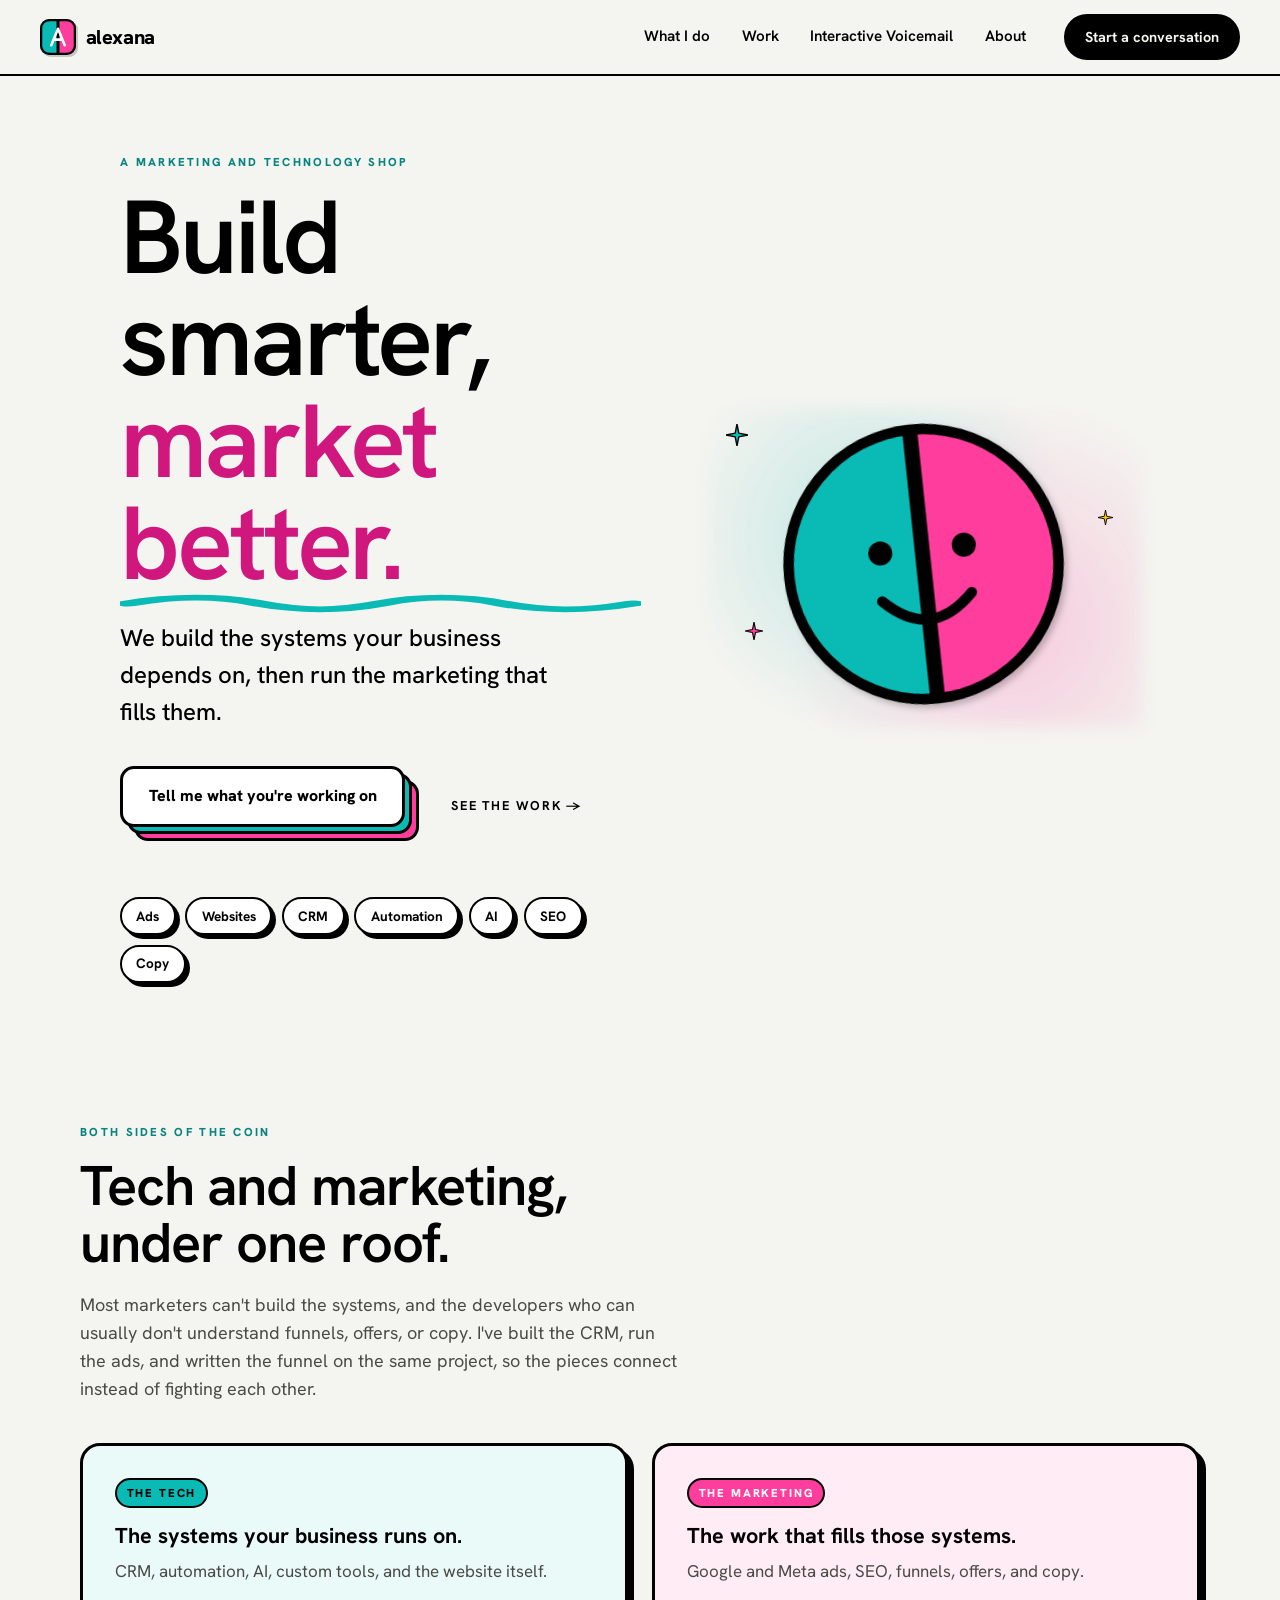
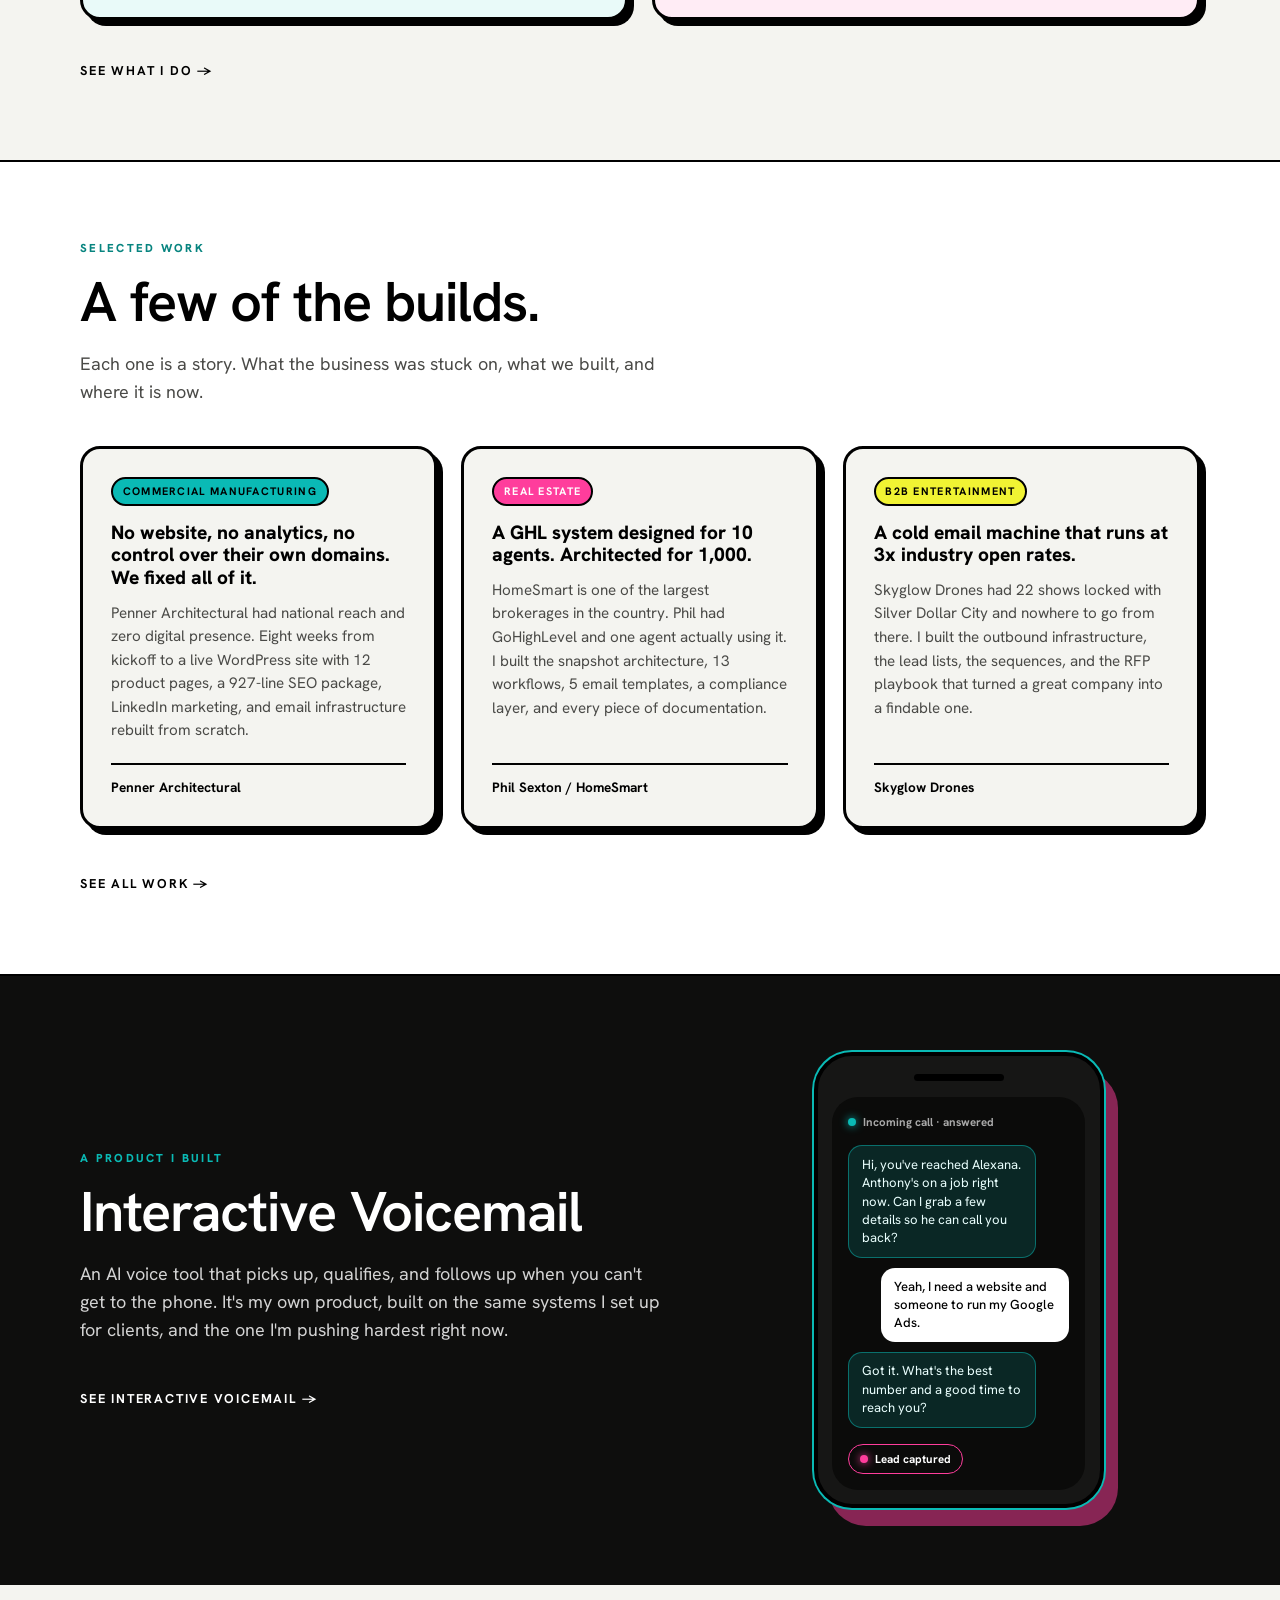
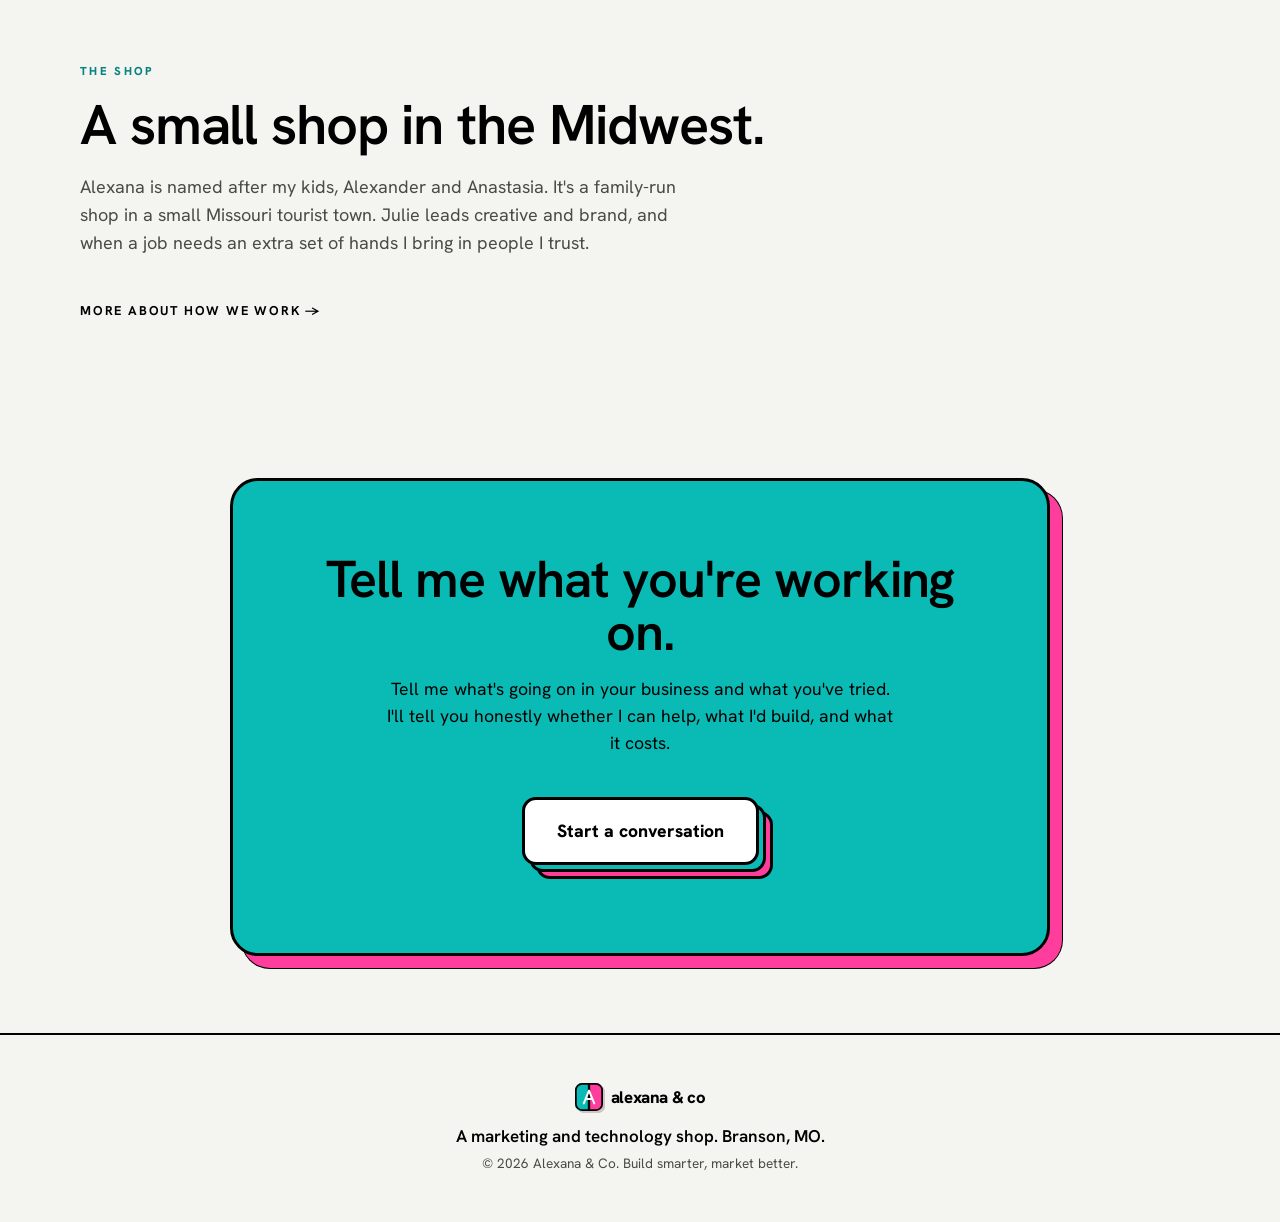
<file: index.html>
<!DOCTYPE html>
<html lang="en">
<head>
  <meta charset="UTF-8" />
  <meta name="viewport" content="width=device-width, initial-scale=1.0" />
  <title>Alexana &amp; Co | A Marketing and Technology Shop</title>
  <meta name="description" content="A small, family-run marketing and technology shop. We build the systems your business runs on and run the marketing that fills them." />
  <link rel="preconnect" href="https://fonts.googleapis.com" />
  <link rel="preconnect" href="https://fonts.gstatic.com" crossorigin />
  <link href="https://fonts.googleapis.com/css2?family=Hanken+Grotesk:wght@400;500;600;700;800;900&display=swap" rel="stylesheet" />
  <link rel="stylesheet" href="styles.css" />
</head>
<body>

  <!-- ===== NAV ===== -->
  <header class="nav">
    <a class="brand" href="index.html" aria-label="Alexana and Co home">
      <span class="brand-mark" aria-hidden="true">
        <svg viewBox="0 0 48 48" width="36" height="36" role="img" aria-label="Alexana A mark">
          <defs>
            <clipPath id="sq"><rect x="0" y="0" width="48" height="48" rx="12" /></clipPath>
          </defs>
          <g clip-path="url(#sq)">
            <rect x="0" y="0" width="24" height="48" fill="#0ABAB5" />
            <rect x="24" y="0" width="24" height="48" fill="#ff3d9c" />
            <rect x="22" y="0" width="4" height="48" fill="#000" />
          </g>
          <rect x="1.5" y="1.5" width="45" height="45" rx="11" fill="none" stroke="#000" stroke-width="3" />
          <path d="M15 35 L24 13 L33 35 M18.4 27.5 H29.6" fill="none" stroke="#fff" stroke-width="3.4" stroke-linecap="round" stroke-linejoin="round" />
        </svg>
      </span>
      <span class="brand-word">alexana</span>
    </a>

    <nav class="nav-links" id="navLinks" aria-label="Primary">
      <a href="what-i-do.html">What I do</a>
      <a href="work.html">Work</a>
      <a href="https://interactive-voicemail.pages.dev" target="_blank" rel="noopener">Interactive Voicemail</a>
      <a href="about.html">About</a>
    </nav>

    <a class="btn btn-pill" href="contact.html">Start a conversation</a>

    <button class="nav-toggle" id="navToggle" aria-label="Open menu" aria-expanded="false" aria-controls="navLinks">
      <span></span><span></span><span></span>
    </button>
  </header>

  <main id="top">

    <!-- ===== HERO ===== -->
    <section class="hero">
      <div class="hero-text">
        <p class="eyebrow">A marketing and technology shop</p>
        <h1 class="hero-title">Build smarter,<br /><span class="ink-pink doodle-underline">market better.</span></h1>
        <p class="hero-sub">We build the systems your business depends on, then run the marketing that fills them.</p>

        <div class="hero-actions">
          <!-- The stacked two-tone primary button -->
          <a href="contact.html" class="btn btn-stack">
            <span class="btn-stack-face">Tell me what you're working on</span>
          </a>
          <a href="work.html" class="btn-ghost">See the work &rarr;</a>
        </div>

        <ul class="tag-strip" aria-label="What we handle">
          <li>Ads</li>
          <li>Websites</li>
          <li>CRM</li>
          <li>Automation</li>
          <li>AI</li>
          <li>SEO</li>
          <li>Copy</li>
        </ul>
      </div>

      <!-- playful color: the both-sides coin mascot + stickers -->
      <div class="hero-art" aria-hidden="true">
        <div class="coin">
          <svg viewBox="0 0 200 200" width="100%" height="100%">
            <defs><clipPath id="coinc"><circle cx="100" cy="100" r="90" /></clipPath></defs>
            <g clip-path="url(#coinc)">
              <rect x="0" y="0" width="100" height="200" fill="#0ABAB5" />
              <rect x="100" y="0" width="100" height="200" fill="#ff3d9c" />
              <rect x="95" y="0" width="10" height="200" fill="#000" />
            </g>
            <circle cx="100" cy="100" r="90" fill="none" stroke="#000" stroke-width="7" />
            <circle cx="72" cy="90" r="8" fill="#000" />
            <circle cx="128" cy="90" r="8" fill="#000" />
            <path d="M70 122 Q100 152 130 122" fill="none" stroke="#000" stroke-width="7" stroke-linecap="round" />
          </svg>
        </div>

        <svg class="spark spark-1" viewBox="0 0 24 24"><path d="M12 0 L14 10 L24 12 L14 14 L12 24 L10 14 L0 12 L10 10 Z" fill="#0ABAB5" stroke="#000" stroke-width="1.5" stroke-linejoin="round" /></svg>
        <svg class="spark spark-2" viewBox="0 0 24 24"><path d="M12 0 L14 10 L24 12 L14 14 L12 24 L10 14 L0 12 L10 10 Z" fill="#ffc900" stroke="#000" stroke-width="1.5" stroke-linejoin="round" /></svg>
        <svg class="spark spark-3" viewBox="0 0 24 24"><path d="M12 0 L14 10 L24 12 L14 14 L12 24 L10 14 L0 12 L10 10 Z" fill="#ff3d9c" stroke="#000" stroke-width="1.5" stroke-linejoin="round" /></svg>
      </div>
    </section>

    <!-- ===== BOTH SIDES ===== -->
    <section class="band" id="both">
      <div class="wrap">
        <p class="eyebrow">Both sides of the coin</p>
        <h2 class="band-title">Tech and marketing,<br />under one roof.</h2>
        <p class="band-lede">Most marketers can't build the systems, and the developers who can usually don't understand funnels, offers, or copy. I've built the CRM, run the ads, and written the funnel on the same project, so the pieces connect instead of fighting each other.</p>

        <div class="duo">
          <article class="card card-teal">
            <span class="card-kicker">The tech</span>
            <h3>The systems your business runs on.</h3>
            <p>CRM, automation, AI, custom tools, and the website itself.</p>
          </article>
          <article class="card card-pink">
            <span class="card-kicker">The marketing</span>
            <h3>The work that fills those systems.</h3>
            <p>Google and Meta ads, SEO, funnels, offers, and copy.</p>
          </article>
        </div>

        <a href="what-i-do.html" class="btn-ghost">See what I do &rarr;</a>
      </div>
    </section>

    <!-- ===== SELECTED WORK ===== -->
    <section class="band band-paper" id="work">
      <div class="wrap">
        <p class="eyebrow">Selected work</p>
        <h2 class="band-title">A few of the builds.</h2>
        <p class="band-lede">Each one is a story. What the business was stuck on, what we built, and where it is now.</p>

        <div class="work-grid">
          <article class="work-card">
            <span class="work-tag">Commercial Manufacturing</span>
            <h3>No website, no analytics, no control over their own domains. We fixed all of it.</h3>
            <p>Penner Architectural had national reach and zero digital presence. Eight weeks from kickoff to a live WordPress site with 12 product pages, a 927-line SEO package, LinkedIn marketing, and email infrastructure rebuilt from scratch.</p>
            <span class="work-client">Penner Architectural</span>
          </article>

          <article class="work-card">
            <span class="work-tag">Real Estate</span>
            <h3>A GHL system designed for 10 agents. Architected for 1,000.</h3>
            <p>HomeSmart is one of the largest brokerages in the country. Phil had GoHighLevel and one agent actually using it. I built the snapshot architecture, 13 workflows, 5 email templates, a compliance layer, and every piece of documentation.</p>
            <span class="work-client">Phil Sexton / HomeSmart</span>
          </article>

          <article class="work-card">
            <span class="work-tag">B2B Entertainment</span>
            <h3>A cold email machine that runs at 3x industry open rates.</h3>
            <p>Skyglow Drones had 22 shows locked with Silver Dollar City and nowhere to go from there. I built the outbound infrastructure, the lead lists, the sequences, and the RFP playbook that turned a great company into a findable one.</p>
            <span class="work-client">Skyglow Drones</span>
          </article>
        </div>

        <a href="work.html" class="btn-ghost">See all work &rarr;</a>
      </div>
    </section>

    <!-- ===== INTERACTIVE VOICEMAIL (dark product band) ===== -->
    <section class="band band-dark" id="iv">
      <div class="wrap iv-wrap">
        <div class="iv-copy">
          <p class="eyebrow eyebrow-light">A product I built</p>
          <h2 class="band-title">Interactive Voicemail</h2>
          <p class="band-lede band-lede-light">An AI voice tool that picks up, qualifies, and follows up when you can't get to the phone. It's my own product, built on the same systems I set up for clients, and the one I'm pushing hardest right now.</p>
          <a href="https://interactive-voicemail.pages.dev" target="_blank" rel="noopener" class="btn-ghost btn-ghost-light">See Interactive Voicemail &rarr;</a>
        </div>

        <!-- CSS phone demo -->
        <div class="phone" aria-hidden="true">
          <div class="phone-notch"></div>
          <div class="phone-screen">
            <div class="phone-status">
              <span class="dot dot-teal"></span> Incoming call &middot; answered
            </div>
            <div class="bubble bubble-ai">Hi, you've reached Alexana. Anthony's on a job right now. Can I grab a few details so he can call you back?</div>
            <div class="bubble bubble-them">Yeah, I need a website and someone to run my Google Ads.</div>
            <div class="bubble bubble-ai">Got it. What's the best number and a good time to reach you?</div>
            <div class="phone-foot">
              <span class="pill-live"><span class="dot dot-pink"></span> Lead captured</span>
            </div>
          </div>
        </div>
      </div>
    </section>

    <!-- ===== THE SHOP ===== -->
    <section class="band" id="shop">
      <div class="wrap">
        <p class="eyebrow">The shop</p>
        <h2 class="band-title">A small shop in the Midwest.</h2>
        <p class="band-lede">Alexana is named after my kids, Alexander and Anastasia. It's a family-run shop in a small Missouri tourist town. Julie leads creative and brand, and when a job needs an extra set of hands I bring in people I trust.</p>
        <a href="about.html" class="btn-ghost">More about how we work &rarr;</a>
      </div>
    </section>

    <!-- ===== FINAL CTA ===== -->
    <section class="cta" id="contact">
      <div class="cta-card">
        <h2>Tell me what you're working on.</h2>
        <p>Tell me what's going on in your business and what you've tried. I'll tell you honestly whether I can help, what I'd build, and what it costs.</p>
        <a href="contact.html" class="btn btn-stack btn-stack-lg">
          <span class="btn-stack-face">Start a conversation</span>
        </a>
      </div>
    </section>
  </main>

  <!-- ===== FOOTER ===== -->
  <footer class="foot">
    <div class="foot-brand">
      <span class="brand-mark brand-mark-sm" aria-hidden="true">
        <svg viewBox="0 0 48 48" width="28" height="28">
          <defs><clipPath id="sq-foot"><rect x="0" y="0" width="48" height="48" rx="12" /></clipPath></defs>
          <g clip-path="url(#sq-foot)">
            <rect x="0" y="0" width="24" height="48" fill="#0ABAB5" />
            <rect x="24" y="0" width="24" height="48" fill="#ff3d9c" />
            <rect x="22" y="0" width="4" height="48" fill="#000" />
          </g>
          <rect x="1.5" y="1.5" width="45" height="45" rx="11" fill="none" stroke="#000" stroke-width="3" />
          <path d="M15 35 L24 13 L33 35 M18.4 27.5 H29.6" fill="none" stroke="#fff" stroke-width="3.4" stroke-linecap="round" stroke-linejoin="round" />
        </svg>
      </span>
      <span class="brand-word">alexana &amp; co</span>
    </div>
    <p class="foot-line">A marketing and technology shop. Branson, MO.</p>
    <p class="foot-copy">&copy; 2026 Alexana &amp; Co. Build smarter, market better.</p>
  </footer>

  <script>
    (function () {
      var t = document.getElementById("navToggle");
      var l = document.getElementById("navLinks");
      if (!t || !l) return;
      t.addEventListener("click", function () {
        var open = l.classList.toggle("is-open");
        t.setAttribute("aria-expanded", open ? "true" : "false");
      });
      l.querySelectorAll("a").forEach(function (a) {
        a.addEventListener("click", function () {
          l.classList.remove("is-open");
          t.setAttribute("aria-expanded", "false");
        });
      });
    })();
  </script>
</body>
</html>
</file>
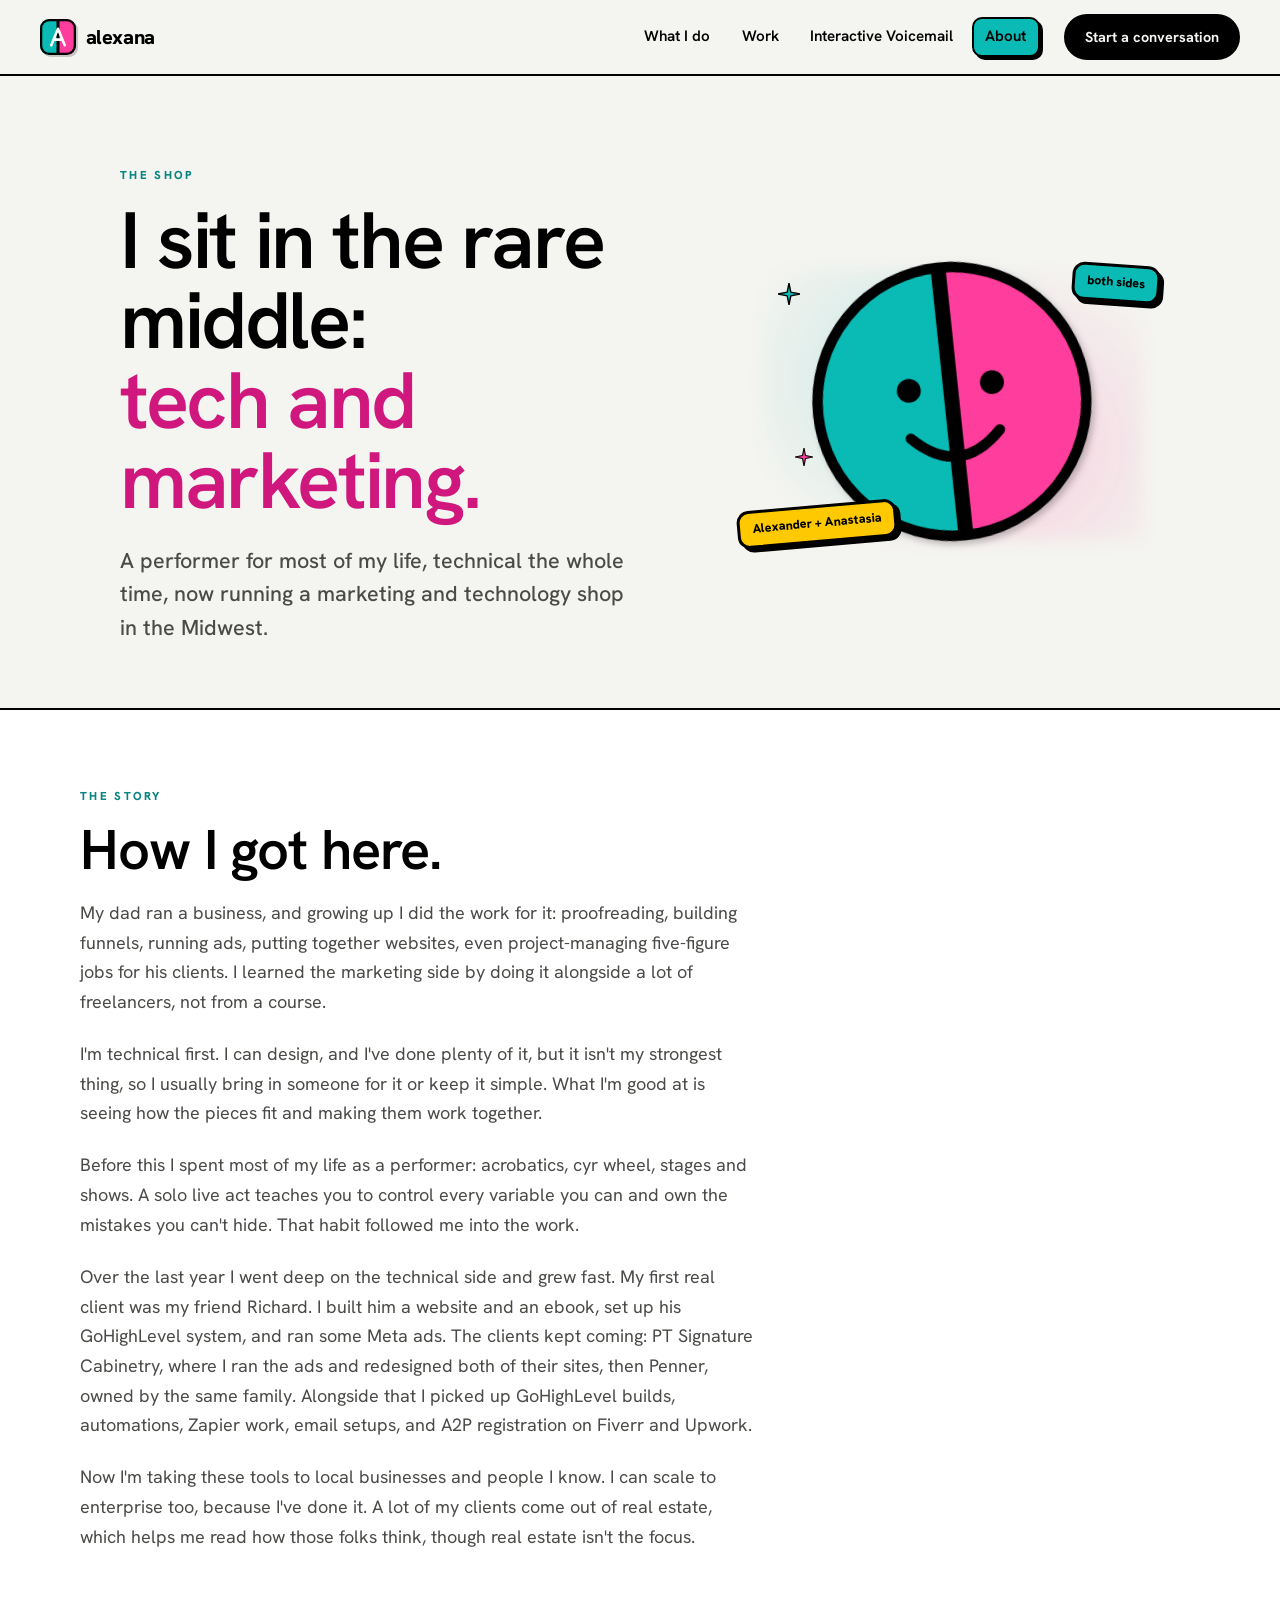
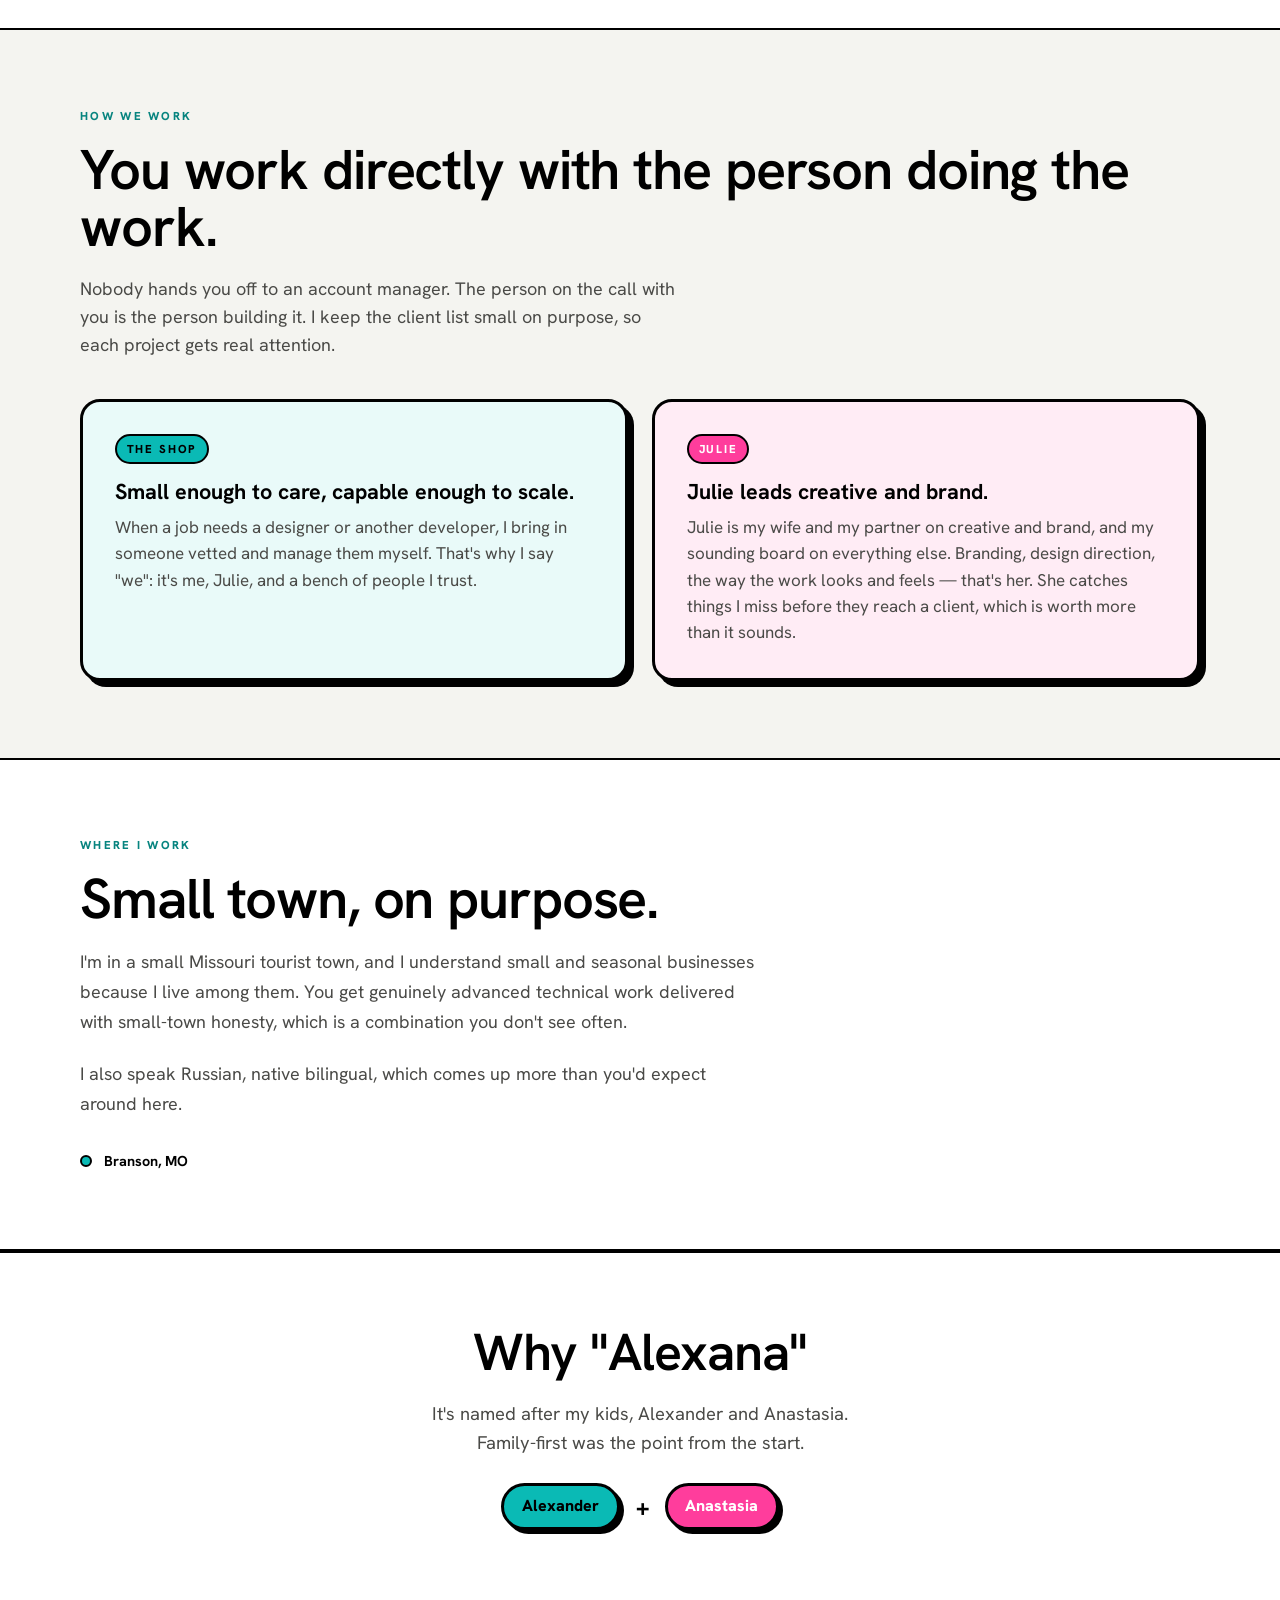
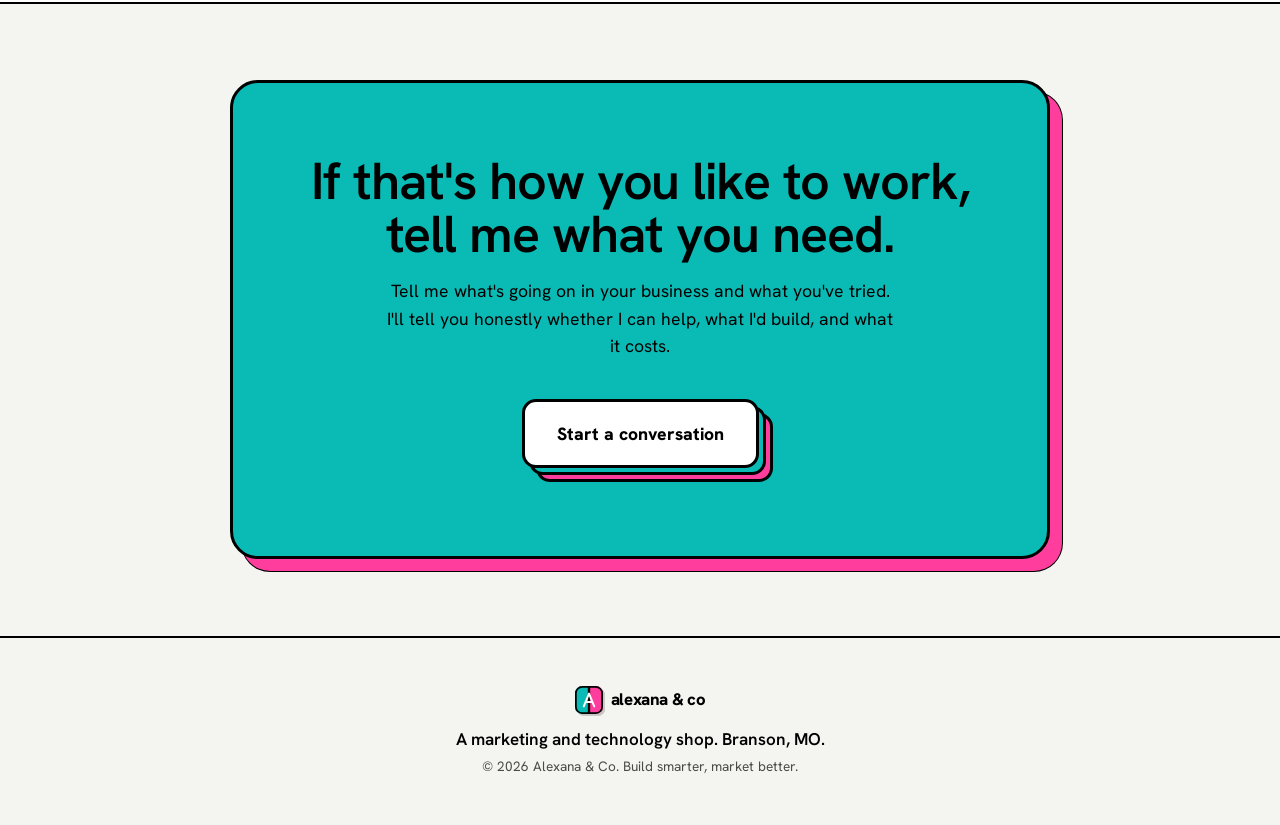
<file: about.html>
<!DOCTYPE html>
<html lang="en">
<head>
  <meta charset="UTF-8" />
  <meta name="viewport" content="width=device-width, initial-scale=1.0" />
  <title>About | Alexana &amp; Co</title>
  <meta name="description" content="Anthony Soumiatin runs a small marketing and technology shop in Branson, MO. He handles both sides: the tech a business runs on and the marketing that fills it." />
  <link rel="preconnect" href="https://fonts.googleapis.com" />
  <link rel="preconnect" href="https://fonts.gstatic.com" crossorigin />
  <link href="https://fonts.googleapis.com/css2?family=Hanken+Grotesk:wght@400;500;600;700;800;900&display=swap" rel="stylesheet" />
  <link rel="stylesheet" href="styles.css" />

  <style>
    /* ============================================================
       About page — scoped styles
       ============================================================ */

    /* hero with coin accent */
    .about-hero {
      max-width: var(--wrap);
      margin: 0 auto;
      padding: clamp(3rem, 7vw, 6rem) clamp(1.25rem, 4vw, 2.5rem) clamp(2.5rem, 5vw, 4rem);
      display: grid;
      grid-template-columns: 1.15fr 0.85fr;
      gap: clamp(2rem, 5vw, 4rem);
      align-items: center;
    }

    .about-hero-text { min-width: 0; }

    .about-hero-title {
      font-size: clamp(2.6rem, 7vw, 5rem);
      font-weight: 600;
      line-height: 1.0;
      letter-spacing: -0.03em;
      margin-bottom: 1.5rem;
    }

    .about-hero-sub {
      font-size: clamp(1.1rem, 2vw, 1.35rem);
      font-weight: 500;
      color: var(--ink-muted);
      max-width: 42ch;
    }

    /* coin art cluster — reuses .coin, .sticker, .spark from styles.css */
    .about-hero-art {
      position: relative;
      min-height: 300px;
      display: flex;
      align-items: center;
      justify-content: center;
    }

    .about-hero-art::before {
      content: "";
      position: absolute;
      inset: 6% 4%;
      background: radial-gradient(circle at 38% 40%, rgba(10, 186, 181, 0.18), transparent 60%),
                  radial-gradient(circle at 68% 65%, rgba(255, 61, 156, 0.18), transparent 60%);
      filter: blur(8px);
      z-index: 0;
    }

    .about-coin-label {
      position: absolute;
      z-index: 2;
      font-weight: 800;
      font-size: 0.78rem;
      padding: 0.4rem 0.75rem;
      background: var(--paper-2);
      border: 3px solid var(--ink);
      border-radius: 12px;
      box-shadow: var(--shadow-hard-sm);
      white-space: nowrap;
    }

    .about-coin-label-kids {
      bottom: 5%;
      left: -2%;
      background: #ffc900;
      transform: rotate(-5deg);
    }

    .about-coin-label-sides {
      top: 4%;
      right: 0%;
      background: var(--teal);
      transform: rotate(4deg);
    }

    /* story band: readable prose, not too wide */
    .about-prose {
      max-width: 68ch;
    }

    .about-prose p {
      font-size: 1.125rem;
      color: var(--ink-muted);
      line-height: 1.65;
      margin-bottom: 1.4rem;
    }

    .about-prose p:last-child { margin-bottom: 0; }

    /* two-card layout for "how we work" */
    .about-pair {
      display: grid;
      grid-template-columns: 1fr 1fr;
      gap: 1.5rem;
      margin-top: 2.5rem;
    }

    /* name origin — centered callout */
    .about-name-band {
      padding: clamp(2.5rem, 6vw, 4.5rem) clamp(1.25rem, 4vw, 2.5rem);
      text-align: center;
      background: var(--paper-2);
      border-top: 2px solid var(--ink);
      border-bottom: 2px solid var(--ink);
    }

    .about-name-hed {
      font-size: clamp(2rem, 5vw, 3.25rem);
      font-weight: 600;
      line-height: 1.05;
      letter-spacing: -0.02em;
      margin-bottom: 1.25rem;
    }

    .about-name-body {
      font-size: 1.15rem;
      color: var(--ink-muted);
      max-width: 46ch;
      margin: 0 auto;
      line-height: 1.6;
    }

    .about-name-accent {
      display: inline-flex;
      gap: 1rem;
      align-items: center;
      margin-top: 1.5rem;
    }

    .about-name-pill {
      font-weight: 800;
      font-size: 1rem;
      padding: 0.5rem 1.1rem;
      border: 3px solid var(--ink);
      border-radius: 999px;
      box-shadow: var(--shadow-hard-sm);
    }

    .about-name-pill-a { background: var(--teal); }
    .about-name-pill-b { background: var(--pink); color: #fff; }

    /* location strip */
    .about-location-strip {
      display: flex;
      align-items: center;
      gap: 0.75rem;
      font-weight: 700;
      font-size: 0.9rem;
      margin-top: 2rem;
    }

    .about-location-dot {
      width: 12px;
      height: 12px;
      background: var(--teal);
      border: 2px solid var(--ink);
      border-radius: 50%;
      flex-shrink: 0;
    }

    /* ============================================================
       Responsive
       ============================================================ */
    @media (max-width: 860px) {
      .about-hero {
        grid-template-columns: 1fr;
        gap: 1rem;
        padding-top: 2rem;
      }

      .about-hero-art {
        min-height: 180px;
        order: -1;
      }

      .about-hero-art .coin { width: 150px; }

      .about-coin-label { display: none; }

      .about-pair { grid-template-columns: 1fr; gap: 1rem; }
    }
  </style>
</head>
<body>

  <!-- ===== NAV ===== -->
  <header class="nav">
    <a class="brand" href="index.html" aria-label="Alexana and Co home">
      <span class="brand-mark" aria-hidden="true">
        <svg viewBox="0 0 48 48" width="36" height="36" role="img" aria-label="Alexana A mark">
          <defs>
            <clipPath id="sq"><rect x="0" y="0" width="48" height="48" rx="12" /></clipPath>
          </defs>
          <g clip-path="url(#sq)">
            <rect x="0" y="0" width="24" height="48" fill="#0ABAB5" />
            <rect x="24" y="0" width="24" height="48" fill="#ff3d9c" />
            <rect x="22" y="0" width="4" height="48" fill="#000" />
          </g>
          <rect x="1.5" y="1.5" width="45" height="45" rx="11" fill="none" stroke="#000" stroke-width="3" />
          <path d="M15 35 L24 13 L33 35 M18.4 27.5 H29.6" fill="none" stroke="#fff" stroke-width="3.4" stroke-linecap="round" stroke-linejoin="round" />
        </svg>
      </span>
      <span class="brand-word">alexana</span>
    </a>

    <nav class="nav-links" id="navLinks" aria-label="Primary">
      <a href="what-i-do.html">What I do</a>
      <a href="work.html">Work</a>
      <a href="https://interactive-voicemail.pages.dev" target="_blank" rel="noopener">Interactive Voicemail</a>
      <a href="about.html" aria-current="page">About</a>
    </nav>

    <a class="btn btn-pill" href="contact.html">Start a conversation</a>

    <button class="nav-toggle" id="navToggle" aria-label="Open menu" aria-expanded="false" aria-controls="navLinks">
      <span></span><span></span><span></span>
    </button>
  </header>

  <main id="top">

    <!-- ===== HERO ===== -->
    <section class="about-hero">
      <div class="about-hero-text">
        <p class="eyebrow">The shop</p>
        <h1 class="about-hero-title">I sit in the rare middle:<br /><span class="ink-pink">tech and marketing.</span></h1>
        <p class="about-hero-sub">A performer for most of my life, technical the whole time, now running a marketing and technology shop in the Midwest.</p>
      </div>

      <div class="about-hero-art" aria-hidden="true">
        <div class="coin">
          <svg viewBox="0 0 200 200" width="100%" height="100%">
            <defs><clipPath id="coinc"><circle cx="100" cy="100" r="90" /></clipPath></defs>
            <g clip-path="url(#coinc)">
              <rect x="0" y="0" width="100" height="200" fill="#0ABAB5" />
              <rect x="100" y="0" width="100" height="200" fill="#ff3d9c" />
              <rect x="95" y="0" width="10" height="200" fill="#000" />
            </g>
            <circle cx="100" cy="100" r="90" fill="none" stroke="#000" stroke-width="7" />
            <circle cx="72" cy="90" r="8" fill="#000" />
            <circle cx="128" cy="90" r="8" fill="#000" />
            <path d="M70 122 Q100 152 130 122" fill="none" stroke="#000" stroke-width="7" stroke-linecap="round" />
          </svg>
        </div>
        <div class="about-coin-label about-coin-label-sides">both sides</div>
        <div class="about-coin-label about-coin-label-kids">Alexander + Anastasia</div>
        <svg class="spark spark-1" viewBox="0 0 24 24"><path d="M12 0 L14 10 L24 12 L14 14 L12 24 L10 14 L0 12 L10 10 Z" fill="#0ABAB5" stroke="#000" stroke-width="1.5" stroke-linejoin="round" /></svg>
        <svg class="spark spark-3" viewBox="0 0 24 24"><path d="M12 0 L14 10 L24 12 L14 14 L12 24 L10 14 L0 12 L10 10 Z" fill="#ff3d9c" stroke="#000" stroke-width="1.5" stroke-linejoin="round" /></svg>
      </div>
    </section>

    <!-- ===== THE STORY ===== -->
    <section class="band band-paper" id="story">
      <div class="wrap">
        <p class="eyebrow">The story</p>
        <h2 class="band-title">How I got here.</h2>
        <div class="about-prose">
          <p>My dad ran a business, and growing up I did the work for it: proofreading, building funnels, running ads, putting together websites, even project-managing five-figure jobs for his clients. I learned the marketing side by doing it alongside a lot of freelancers, not from a course.</p>
          <p>I'm technical first. I can design, and I've done plenty of it, but it isn't my strongest thing, so I usually bring in someone for it or keep it simple. What I'm good at is seeing how the pieces fit and making them work together.</p>
          <p>Before this I spent most of my life as a performer: acrobatics, cyr wheel, stages and shows. A solo live act teaches you to control every variable you can and own the mistakes you can't hide. That habit followed me into the work.</p>
          <p>Over the last year I went deep on the technical side and grew fast. My first real client was my friend Richard. I built him a website and an ebook, set up his GoHighLevel system, and ran some Meta ads. The clients kept coming: PT Signature Cabinetry, where I ran the ads and redesigned both of their sites, then Penner, owned by the same family. Alongside that I picked up GoHighLevel builds, automations, Zapier work, email setups, and A2P registration on Fiverr and Upwork.</p>
          <p>Now I'm taking these tools to local businesses and people I know. I can scale to enterprise too, because I've done it. A lot of my clients come out of real estate, which helps me read how those folks think, though real estate isn't the focus.</p>
        </div>
      </div>
    </section>

    <!-- ===== HOW WE WORK ===== -->
    <section class="band" id="how-we-work">
      <div class="wrap">
        <p class="eyebrow">How we work</p>
        <h2 class="band-title">You work directly with the person doing the work.</h2>
        <p class="band-lede">Nobody hands you off to an account manager. The person on the call with you is the person building it. I keep the client list small on purpose, so each project gets real attention.</p>

        <div class="about-pair">
          <article class="card card-teal">
            <span class="card-kicker">The shop</span>
            <h3>Small enough to care, capable enough to scale.</h3>
            <p>When a job needs a designer or another developer, I bring in someone vetted and manage them myself. That's why I say "we": it's me, Julie, and a bench of people I trust.</p>
          </article>
          <article class="card card-pink">
            <span class="card-kicker">Julie</span>
            <h3>Julie leads creative and brand.</h3>
            <p>Julie is my wife and my partner on creative and brand, and my sounding board on everything else. Branding, design direction, the way the work looks and feels — that's her. She catches things I miss before they reach a client, which is worth more than it sounds.</p>
          </article>
        </div>
      </div>
    </section>

    <!-- ===== WHERE WE WORK ===== -->
    <section class="band band-paper" id="location">
      <div class="wrap">
        <p class="eyebrow">Where I work</p>
        <h2 class="band-title">Small town, on purpose.</h2>
        <div class="about-prose">
          <p>I'm in a small Missouri tourist town, and I understand small and seasonal businesses because I live among them. You get genuinely advanced technical work delivered with small-town honesty, which is a combination you don't see often.</p>
          <p>I also speak Russian, native bilingual, which comes up more than you'd expect around here.</p>
        </div>
        <div class="about-location-strip">
          <span class="about-location-dot"></span>
          <span>Branson, MO</span>
        </div>
      </div>
    </section>

    <!-- ===== WHY ALEXANA (name origin) ===== -->
    <section class="about-name-band" id="name">
      <h2 class="about-name-hed">Why "Alexana"</h2>
      <p class="about-name-body">It's named after my kids, Alexander and Anastasia. Family-first was the point from the start.</p>
      <div class="about-name-accent" aria-hidden="true">
        <span class="about-name-pill about-name-pill-a">Alexander</span>
        <span style="font-size:1.5rem;font-weight:800;">+</span>
        <span class="about-name-pill about-name-pill-b">Anastasia</span>
      </div>
    </section>

    <!-- ===== FINAL CTA ===== -->
    <section class="cta" id="contact">
      <div class="cta-card">
        <h2>If that's how you like to work, tell me what you need.</h2>
        <p>Tell me what's going on in your business and what you've tried. I'll tell you honestly whether I can help, what I'd build, and what it costs.</p>
        <a href="contact.html" class="btn btn-stack btn-stack-lg">
          <span class="btn-stack-face">Start a conversation</span>
        </a>
      </div>
    </section>

  </main>

  <!-- ===== FOOTER ===== -->
  <footer class="foot">
    <div class="foot-brand">
      <span class="brand-mark brand-mark-sm" aria-hidden="true">
        <svg viewBox="0 0 48 48" width="28" height="28">
          <defs><clipPath id="sq-foot"><rect x="0" y="0" width="48" height="48" rx="12" /></clipPath></defs>
          <g clip-path="url(#sq-foot)">
            <rect x="0" y="0" width="24" height="48" fill="#0ABAB5" />
            <rect x="24" y="0" width="24" height="48" fill="#ff3d9c" />
            <rect x="22" y="0" width="4" height="48" fill="#000" />
          </g>
          <rect x="1.5" y="1.5" width="45" height="45" rx="11" fill="none" stroke="#000" stroke-width="3" />
          <path d="M15 35 L24 13 L33 35 M18.4 27.5 H29.6" fill="none" stroke="#fff" stroke-width="3.4" stroke-linecap="round" stroke-linejoin="round" />
        </svg>
      </span>
      <span class="brand-word">alexana &amp; co</span>
    </div>
    <p class="foot-line">A marketing and technology shop. Branson, MO.</p>
    <p class="foot-copy">&copy; 2026 Alexana &amp; Co. Build smarter, market better.</p>
  </footer>

  <script>
    (function () {
      var t = document.getElementById("navToggle");
      var l = document.getElementById("navLinks");
      if (!t || !l) return;
      t.addEventListener("click", function () {
        var open = l.classList.toggle("is-open");
        t.setAttribute("aria-expanded", open ? "true" : "false");
      });
      l.querySelectorAll("a").forEach(function (a) {
        a.addEventListener("click", function () {
          l.classList.remove("is-open");
          t.setAttribute("aria-expanded", "false");
        });
      });
    })();
  </script>
</body>
</html>
</file>
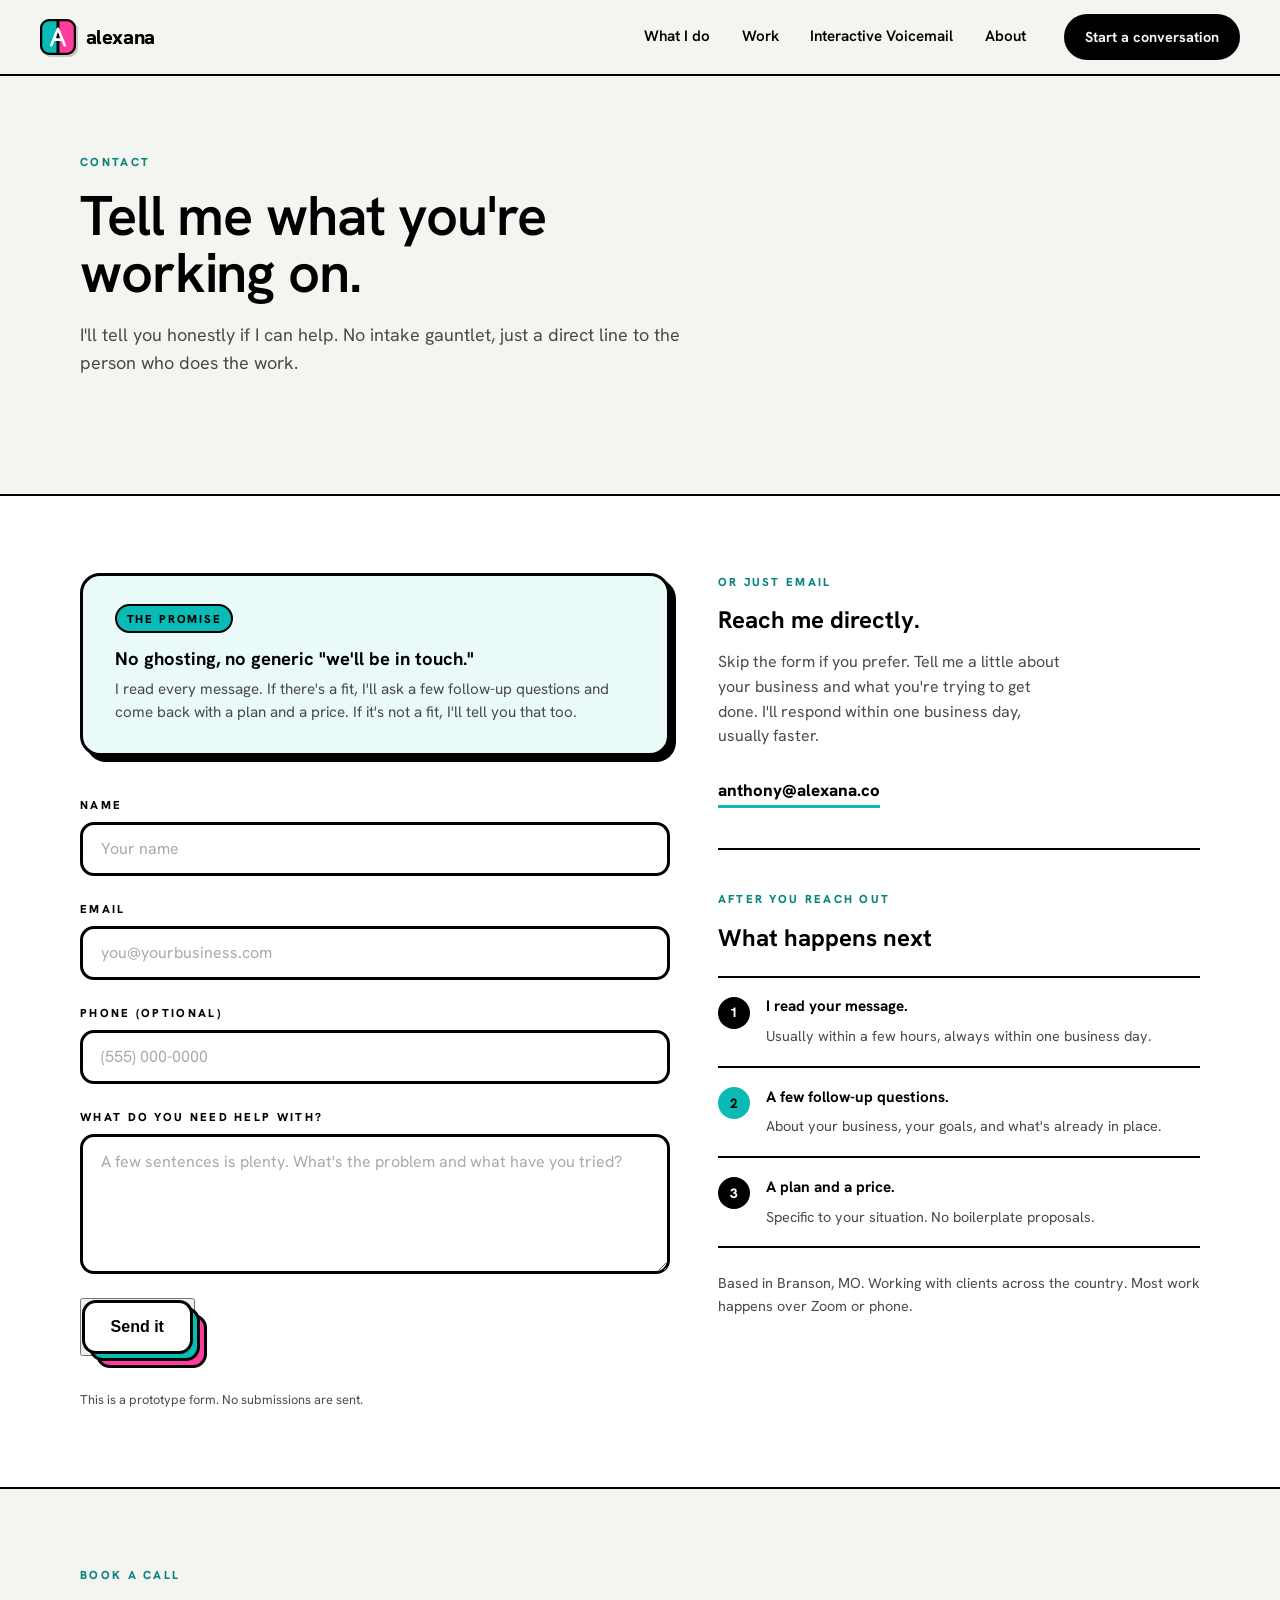
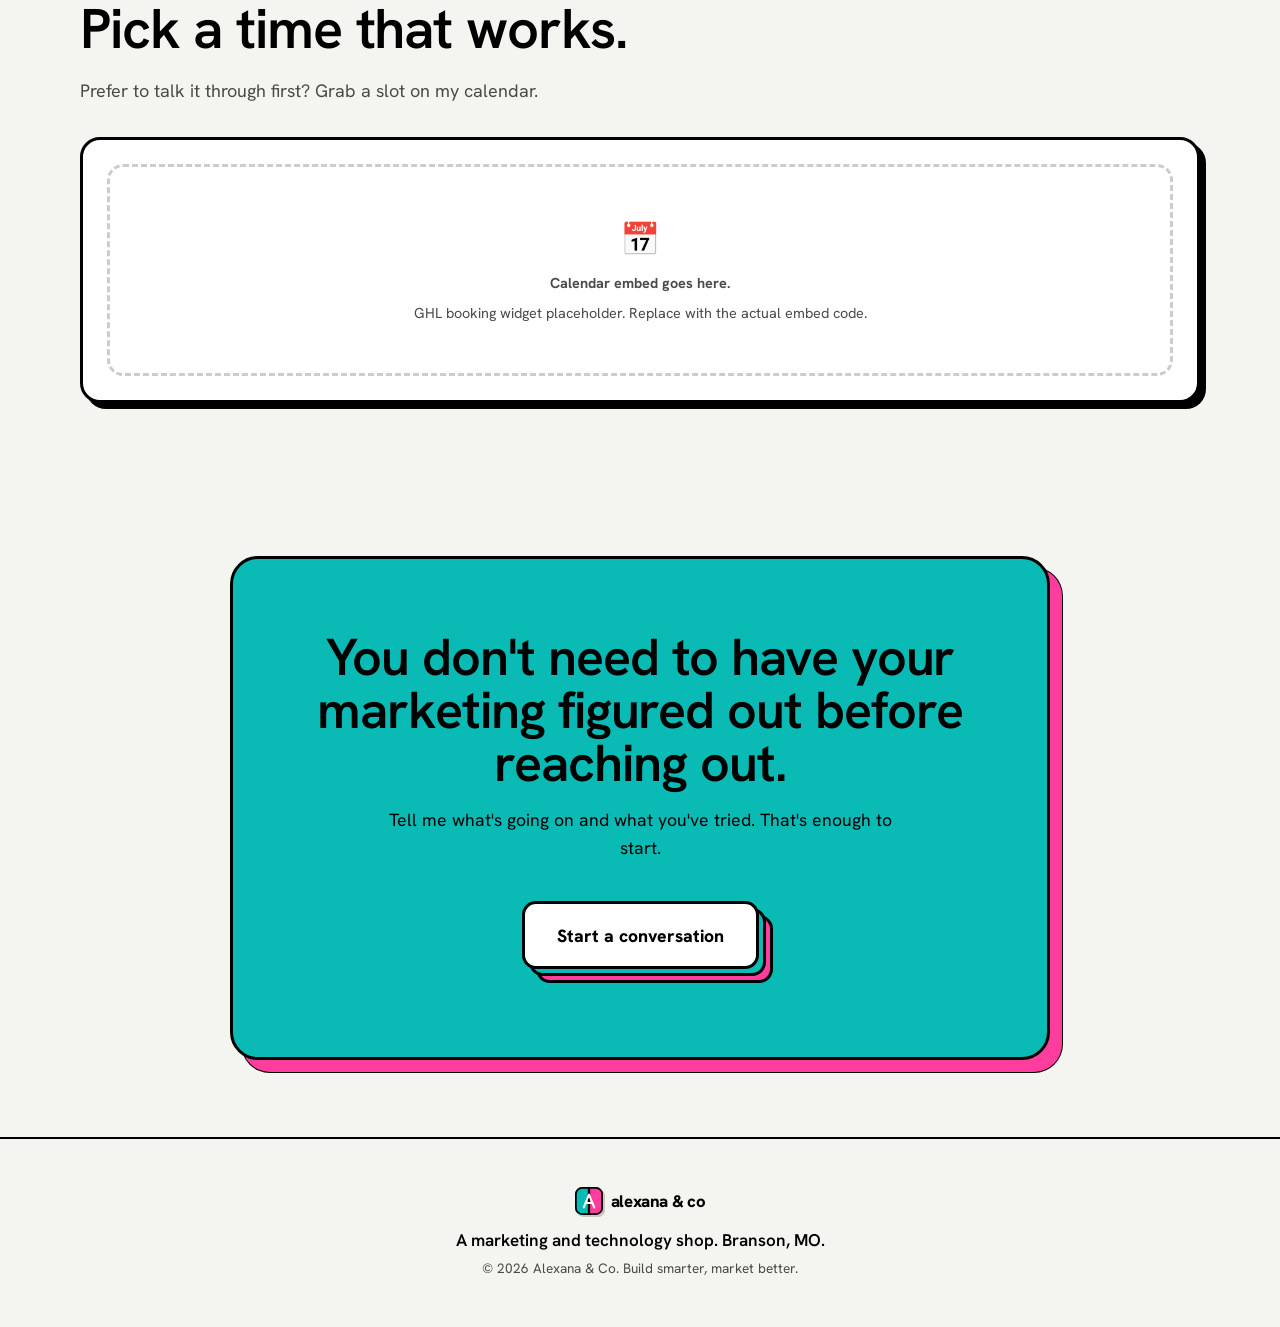
<file: contact.html>
<!DOCTYPE html>
<html lang="en">
<head>
  <meta charset="UTF-8" />
  <meta name="viewport" content="width=device-width, initial-scale=1.0" />
  <title>Contact | Alexana &amp; Co</title>
  <meta name="description" content="Tell me what you need. I'll tell you if I can help. Reach Anthony directly by email or the contact form. Based in Branson, MO, working with clients nationally." />
  <link rel="preconnect" href="https://fonts.googleapis.com" />
  <link rel="preconnect" href="https://fonts.gstatic.com" crossorigin />
  <link href="https://fonts.googleapis.com/css2?family=Hanken+Grotesk:wght@400;500;600;700;800;900&display=swap" rel="stylesheet" />
  <link rel="stylesheet" href="styles.css" />
  <style>
    /* ============================================================
       Contact page — scoped styles
       Shared classes (eyebrow, band, wrap, card, btn-stack, etc.)
       are in styles.css and are NOT redefined here.
       ============================================================ */

    /* ---------- form layout ---------- */
    .contact-grid {
      display: grid;
      grid-template-columns: 1.1fr 0.9fr;
      gap: 3rem;
      align-items: start;
    }

    /* ---------- form fields ---------- */
    .contact-label {
      display: block;
      font-size: 0.72rem;
      font-weight: 800;
      text-transform: uppercase;
      letter-spacing: 0.2em;
      margin-bottom: 0.5rem;
      color: var(--ink);
    }

    .contact-input,
    .contact-textarea {
      display: block;
      width: 100%;
      background: var(--paper-2);
      border: 3px solid var(--ink);
      border-radius: 14px;
      padding: 0.85rem 1.1rem;
      font-family: "Hanken Grotesk", system-ui, sans-serif;
      font-size: 1rem;
      font-weight: 500;
      color: var(--ink);
      outline: none;
      transition: box-shadow 0.15s var(--ease), transform 0.15s var(--ease);
      appearance: none;
    }

    .contact-input::placeholder,
    .contact-textarea::placeholder {
      color: #aaa9a5;
      font-weight: 400;
    }

    .contact-input:focus,
    .contact-textarea:focus {
      box-shadow: 4px 4px 0 #0ABAB5;
      transform: translate(-1px, -1px);
    }

    .contact-input:focus-visible,
    .contact-textarea:focus-visible {
      outline: 3px solid #0ABAB5;
      outline-offset: 2px;
    }

    .contact-textarea {
      resize: vertical;
      min-height: 140px;
    }

    /* ---------- field groups ---------- */
    .contact-field {
      margin-bottom: 1.5rem;
    }

    /* ---------- no-ghosting callout ---------- */
    .contact-promise {
      background: #e9faf9;
      border: 3px solid var(--ink);
      border-radius: 20px;
      padding: 1.75rem 2rem;
      box-shadow: var(--shadow-hard);
      margin-bottom: 2.5rem;
    }

    .contact-promise-kicker {
      display: inline-block;
      font-weight: 800;
      font-size: 0.72rem;
      text-transform: uppercase;
      letter-spacing: 0.16em;
      padding: 0.25rem 0.6rem;
      background: var(--teal);
      border: 2px solid var(--ink);
      border-radius: 999px;
      margin-bottom: 0.9rem;
    }

    .contact-promise h3 {
      font-size: 1.15rem;
      font-weight: 700;
      line-height: 1.2;
      margin-bottom: 0.5rem;
    }

    .contact-promise p {
      font-size: 0.95rem;
      color: var(--ink-muted);
    }

    /* ---------- sidebar info ---------- */
    .contact-sidebar {
      position: sticky;
      top: 6rem;
    }

    .contact-sidebar-heading {
      font-size: 1.5rem;
      font-weight: 700;
      line-height: 1.15;
      margin-bottom: 1rem;
    }

    .contact-sidebar-body {
      font-size: 1rem;
      color: var(--ink-muted);
      margin-bottom: 1.75rem;
      max-width: 38ch;
    }

    .contact-email-link {
      display: inline-block;
      font-weight: 800;
      font-size: 1.05rem;
      color: var(--ink);
      border-bottom: 3px solid var(--teal);
      padding-bottom: 2px;
      transition: color 0.15s var(--ease), border-color 0.15s var(--ease);
    }
    .contact-email-link:hover {
      color: var(--teal-deep);
    }

    /* ---------- what happens next ---------- */
    .contact-next-list {
      list-style: none;
      margin: 0;
      padding: 0;
    }
    .contact-next-list li {
      display: flex;
      gap: 1rem;
      align-items: flex-start;
      padding: 1.1rem 0;
      border-bottom: 2px solid var(--ink);
    }
    .contact-next-list li:first-child {
      border-top: 2px solid var(--ink);
    }
    .contact-next-num {
      flex-shrink: 0;
      width: 2rem;
      height: 2rem;
      background: var(--ink);
      color: var(--paper-2);
      font-weight: 800;
      font-size: 0.85rem;
      border-radius: 50%;
      display: flex;
      align-items: center;
      justify-content: center;
      margin-top: 0.1rem;
    }
    .contact-next-list li:nth-child(even) .contact-next-num {
      background: var(--teal);
      color: var(--ink);
    }
    .contact-next-text strong {
      display: block;
      font-weight: 700;
      font-size: 0.95rem;
      margin-bottom: 0.2rem;
    }
    .contact-next-text span {
      font-size: 0.9rem;
      color: var(--ink-muted);
    }

    /* ---------- booking placeholder ---------- */
    .contact-booking {
      background: var(--paper-2);
      border: 3px solid var(--ink);
      border-radius: 20px;
      box-shadow: var(--shadow-hard);
      overflow: hidden;
    }
    .contact-booking-inner {
      padding: 3rem 2.5rem;
      text-align: center;
      border: 3px dashed #ccc;
      border-radius: 16px;
      margin: 1.5rem;
      color: var(--ink-muted);
    }
    .contact-booking-inner p {
      font-size: 0.9rem;
      margin-top: 0.5rem;
    }

    /* ---------- prototype note ---------- */
    .contact-proto-note {
      font-size: 0.8rem;
      color: var(--ink-muted);
      margin-top: 0.75rem;
    }

    /* ---------- responsive ---------- */
    @media (max-width: 860px) {
      .contact-grid {
        grid-template-columns: 1fr;
      }
      .contact-sidebar {
        position: static;
      }
    }
  </style>
</head>
<body>

  <!-- ===== NAV ===== -->
  <header class="nav">
    <a class="brand" href="index.html" aria-label="Alexana and Co home">
      <span class="brand-mark" aria-hidden="true">
        <svg viewBox="0 0 48 48" width="36" height="36" role="img" aria-label="Alexana A mark">
          <defs>
            <clipPath id="sq"><rect x="0" y="0" width="48" height="48" rx="12" /></clipPath>
          </defs>
          <g clip-path="url(#sq)">
            <rect x="0" y="0" width="24" height="48" fill="#0ABAB5" />
            <rect x="24" y="0" width="24" height="48" fill="#ff3d9c" />
            <rect x="22" y="0" width="4" height="48" fill="#000" />
          </g>
          <rect x="1.5" y="1.5" width="45" height="45" rx="11" fill="none" stroke="#000" stroke-width="3" />
          <path d="M15 35 L24 13 L33 35 M18.4 27.5 H29.6" fill="none" stroke="#fff" stroke-width="3.4" stroke-linecap="round" stroke-linejoin="round" />
        </svg>
      </span>
      <span class="brand-word">alexana</span>
    </a>

    <nav class="nav-links" id="navLinks" aria-label="Primary">
      <a href="what-i-do.html">What I do</a>
      <a href="work.html">Work</a>
      <a href="https://interactive-voicemail.pages.dev" target="_blank" rel="noopener">Interactive Voicemail</a>
      <a href="about.html">About</a>
    </nav>

    <a class="btn btn-pill" href="contact.html">Start a conversation</a>

    <button class="nav-toggle" id="navToggle" aria-label="Open menu" aria-expanded="false" aria-controls="navLinks">
      <span></span><span></span><span></span>
    </button>
  </header>

  <main id="top">

    <!-- ===== HERO ===== -->
    <section class="band">
      <div class="wrap">
        <p class="eyebrow">Contact</p>
        <h1 class="band-title">Tell me what you're<br />working on.</h1>
        <p class="band-lede">I'll tell you honestly if I can help. No intake gauntlet, just a direct line to the person who does the work.</p>
      </div>
    </section>

    <!-- ===== FORM + SIDEBAR ===== -->
    <section class="band band-paper" id="form">
      <div class="wrap">
        <div class="contact-grid">

          <!-- Form column -->
          <div>
            <div class="contact-promise">
              <span class="contact-promise-kicker">The promise</span>
              <h3>No ghosting, no generic "we'll be in touch."</h3>
              <p>I read every message. If there's a fit, I'll ask a few follow-up questions and come back with a plan and a price. If it's not a fit, I'll tell you that too.</p>
            </div>

            <form action="#" method="POST" novalidate>
              <div class="contact-field">
                <label class="contact-label" for="name">Name</label>
                <input
                  class="contact-input"
                  type="text"
                  id="name"
                  name="name"
                  autocomplete="name"
                  required
                  placeholder="Your name"
                />
              </div>

              <div class="contact-field">
                <label class="contact-label" for="email">Email</label>
                <input
                  class="contact-input"
                  type="email"
                  id="email"
                  name="email"
                  autocomplete="email"
                  required
                  placeholder="you@yourbusiness.com"
                />
              </div>

              <div class="contact-field">
                <label class="contact-label" for="phone">Phone (optional)</label>
                <input class="contact-input" type="tel" id="phone" name="phone" autocomplete="tel" placeholder="(555) 000-0000" />
              </div>

              <div class="contact-field">
                <label class="contact-label" for="message">What do you need help with?</label>
                <textarea
                  class="contact-textarea"
                  id="message"
                  name="message"
                  required
                  placeholder="A few sentences is plenty. What's the problem and what have you tried?"
                ></textarea>
              </div>

              <button type="submit" class="btn btn-stack"><span class="btn-stack-face">Send it</span></button>
              <p class="contact-proto-note">This is a prototype form. No submissions are sent.</p>
            </form>
          </div>

          <!-- Sidebar column -->
          <aside class="contact-sidebar">
            <p class="eyebrow">Or just email</p>
            <h2 class="contact-sidebar-heading">Reach me directly.</h2>
            <p class="contact-sidebar-body">Skip the form if you prefer. Tell me a little about your business and what you're trying to get done. I'll respond within one business day, usually faster.</p>
            <a class="contact-email-link" href="mailto:anthony@alexana.co">anthony@alexana.co</a>

            <hr style="border: none; border-top: 2px solid var(--ink); margin: 2.5rem 0;" />

            <p class="eyebrow">After you reach out</p>
            <h2 class="contact-sidebar-heading" style="margin-bottom: 1.5rem;">What happens next</h2>
            <ol class="contact-next-list" role="list">
              <li>
                <span class="contact-next-num">1</span>
                <div class="contact-next-text">
                  <strong>I read your message.</strong>
                  <span>Usually within a few hours, always within one business day.</span>
                </div>
              </li>
              <li>
                <span class="contact-next-num">2</span>
                <div class="contact-next-text">
                  <strong>A few follow-up questions.</strong>
                  <span>About your business, your goals, and what's already in place.</span>
                </div>
              </li>
              <li>
                <span class="contact-next-num">3</span>
                <div class="contact-next-text">
                  <strong>A plan and a price.</strong>
                  <span>Specific to your situation. No boilerplate proposals.</span>
                </div>
              </li>
            </ol>

            <p style="font-size: 0.9rem; color: var(--ink-muted); margin-top: 1.5rem;">
              Based in Branson, MO. Working with clients across the country. Most work happens over Zoom or phone.
            </p>
          </aside>
        </div>
      </div>
    </section>

    <!-- ===== BOOK A CALL ===== -->
    <section class="band" id="book">
      <div class="wrap">
        <p class="eyebrow">Book a call</p>
        <h2 class="band-title">Pick a time that works.</h2>
        <p class="band-lede" style="margin-bottom: 2rem;">Prefer to talk it through first? Grab a slot on my calendar.</p>

        <div class="contact-booking">
          <div class="contact-booking-inner">
            <span style="font-size: 2rem;" aria-hidden="true">&#128197;</span>
            <p><strong>Calendar embed goes here.</strong></p>
            <p>GHL booking widget placeholder. Replace with the actual embed code.</p>
          </div>
        </div>
      </div>
    </section>

    <!-- ===== FINAL CTA ===== -->
    <section class="cta">
      <div class="cta-card">
        <h2>You don't need to have your marketing figured out before reaching out.</h2>
        <p>Tell me what's going on and what you've tried. That's enough to start.</p>
        <a href="#form" class="btn btn-stack btn-stack-lg">
          <span class="btn-stack-face">Start a conversation</span>
        </a>
      </div>
    </section>

  </main>

  <!-- ===== FOOTER ===== -->
  <footer class="foot">
    <div class="foot-brand">
      <span class="brand-mark brand-mark-sm" aria-hidden="true">
        <svg viewBox="0 0 48 48" width="28" height="28">
          <defs><clipPath id="sq-foot"><rect x="0" y="0" width="48" height="48" rx="12" /></clipPath></defs>
          <g clip-path="url(#sq-foot)">
            <rect x="0" y="0" width="24" height="48" fill="#0ABAB5" />
            <rect x="24" y="0" width="24" height="48" fill="#ff3d9c" />
            <rect x="22" y="0" width="4" height="48" fill="#000" />
          </g>
          <rect x="1.5" y="1.5" width="45" height="45" rx="11" fill="none" stroke="#000" stroke-width="3" />
          <path d="M15 35 L24 13 L33 35 M18.4 27.5 H29.6" fill="none" stroke="#fff" stroke-width="3.4" stroke-linecap="round" stroke-linejoin="round" />
        </svg>
      </span>
      <span class="brand-word">alexana &amp; co</span>
    </div>
    <p class="foot-line">A marketing and technology shop. Branson, MO.</p>
    <p class="foot-copy">&copy; 2026 Alexana &amp; Co. Build smarter, market better.</p>
  </footer>

  <script>
    (function () {
      var t = document.getElementById("navToggle");
      var l = document.getElementById("navLinks");
      if (!t || !l) return;
      t.addEventListener("click", function () {
        var open = l.classList.toggle("is-open");
        t.setAttribute("aria-expanded", open ? "true" : "false");
      });
      l.querySelectorAll("a").forEach(function (a) {
        a.addEventListener("click", function () {
          l.classList.remove("is-open");
          t.setAttribute("aria-expanded", "false");
        });
      });
    })();
  </script>
</body>
</html>
</file>
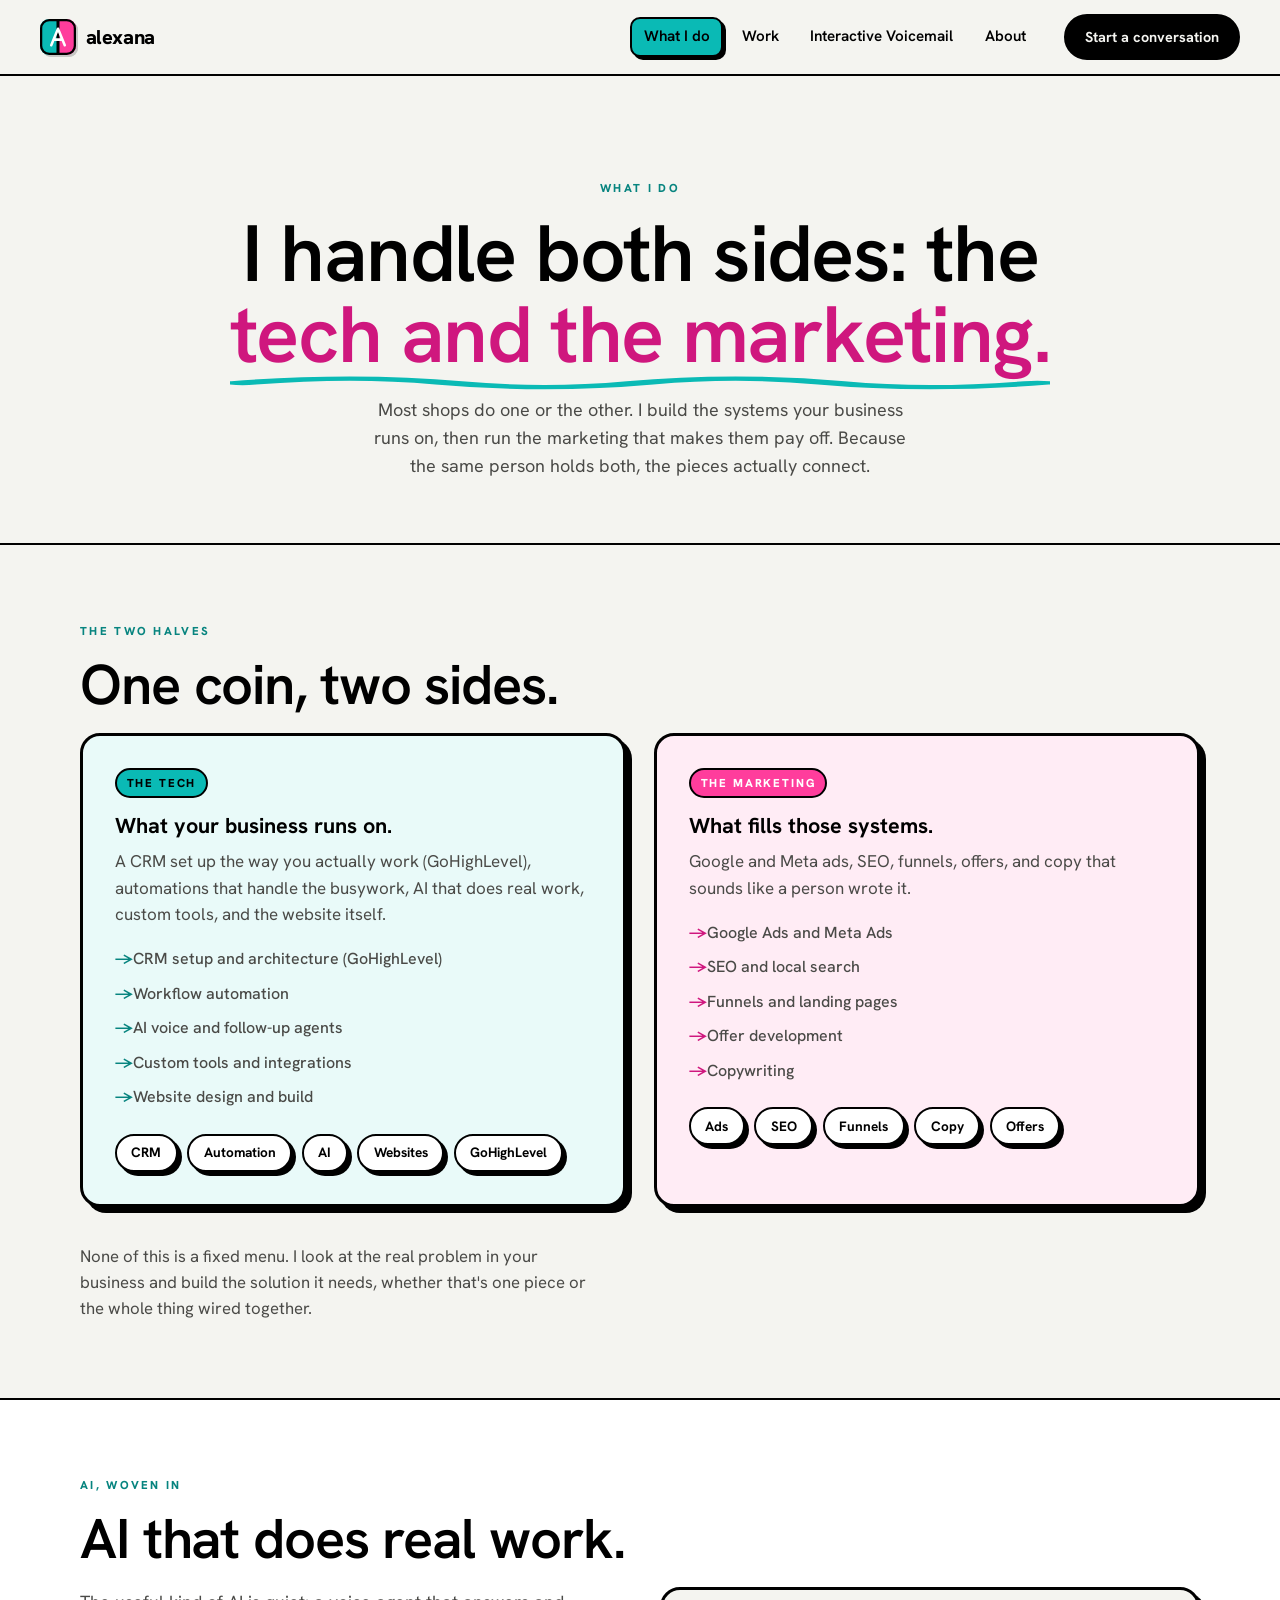
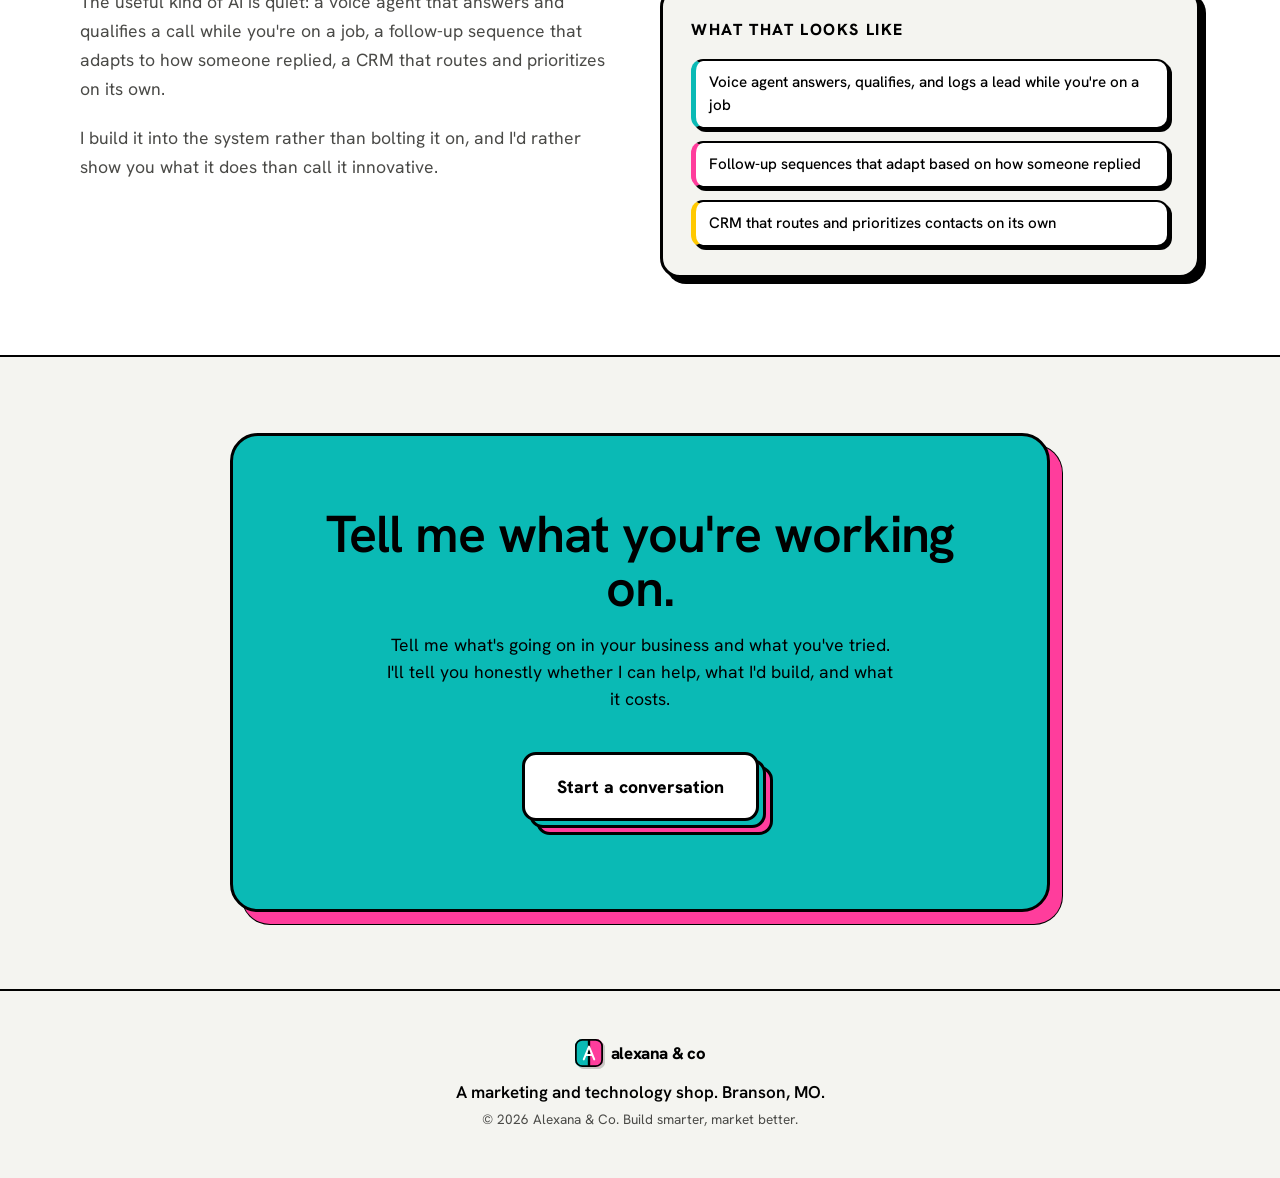
<file: what-i-do.html>
<!DOCTYPE html>
<html lang="en">
<head>
  <meta charset="UTF-8" />
  <meta name="viewport" content="width=device-width, initial-scale=1.0" />
  <title>What I Do | Alexana &amp; Co</title>
  <meta name="description" content="Two halves of one coin: the tech your business runs on and the marketing that fills it. CRM, automation, AI, and websites, plus ads, SEO, funnels, and copy." />
  <link rel="preconnect" href="https://fonts.googleapis.com" />
  <link rel="preconnect" href="https://fonts.gstatic.com" crossorigin />
  <link href="https://fonts.googleapis.com/css2?family=Hanken+Grotesk:wght@400;500;600;700;800;900&display=swap" rel="stylesheet" />
  <link rel="stylesheet" href="styles.css" />

  <style>
    /* ============================================================
       what-i-do.html scoped styles — prefix: wid-
       ============================================================ */

    /* Hero: centered, full-bleed paper */
    .wid-hero {
      padding: clamp(3.5rem, 8vw, 6.5rem) clamp(1.25rem, 4vw, 2.5rem) clamp(2.5rem, 5vw, 4rem);
      text-align: center;
      border-bottom: 2px solid var(--ink);
    }
    .wid-hero .band-title {
      font-size: clamp(2.6rem, 7vw, 5rem);
      max-width: 22ch;
      margin-left: auto;
      margin-right: auto;
    }
    .wid-hero .band-lede {
      max-width: 54ch;
      margin-left: auto;
      margin-right: auto;
      margin-bottom: 0;
    }

    /* Two expanded service cards */
    .wid-halves {
      padding: clamp(2.75rem, 6vw, 5.5rem) clamp(1.25rem, 4vw, 2.5rem);
    }
    .wid-card-grid {
      display: grid;
      grid-template-columns: 1fr 1fr;
      gap: 1.75rem;
      margin-bottom: 2.25rem;
    }
    .wid-service-list {
      list-style: none;
      margin-top: 1.25rem;
      display: flex;
      flex-direction: column;
      gap: 0.6rem;
    }
    .wid-service-list li {
      font-size: 1rem;
      font-weight: 500;
      color: var(--ink-muted);
      padding-left: 1.1rem;
      position: relative;
    }
    .wid-service-list li::before {
      content: "→";
      position: absolute;
      left: 0;
      font-weight: 700;
      color: var(--ink);
    }
    .card-teal .wid-service-list li::before { color: var(--teal-deep); }
    .card-pink .wid-service-list li::before { color: var(--pink-text); }

    .wid-no-menu {
      font-size: 1.05rem;
      color: var(--ink-muted);
      max-width: 58ch;
      margin-top: 0;
      margin-bottom: 0;
    }

    /* AI section: paper-2 band */
    .wid-ai {
      background: var(--paper-2);
      border-top: 2px solid var(--ink);
      border-bottom: 2px solid var(--ink);
      padding: clamp(2.75rem, 6vw, 5.5rem) clamp(1.25rem, 4vw, 2.5rem);
    }
    .wid-ai-inner {
      max-width: var(--wrap);
      margin: 0 auto;
    }
    .wid-ai-body {
      display: grid;
      grid-template-columns: 1fr 1fr;
      gap: 2.5rem;
      align-items: start;
    }
    .wid-ai-copy p {
      font-size: 1.1rem;
      color: var(--ink-muted);
      line-height: 1.65;
      margin-bottom: 1.2rem;
    }
    .wid-ai-copy p:last-child { margin-bottom: 0; }
    .wid-ai-aside {
      background: var(--paper);
      border: 3px solid var(--ink);
      border-radius: var(--radius-card);
      padding: 1.75rem;
      box-shadow: var(--shadow-hard);
    }
    .wid-ai-aside h3 {
      font-size: 1rem;
      font-weight: 800;
      text-transform: uppercase;
      letter-spacing: 0.1em;
      margin-bottom: 1rem;
    }
    .wid-examples {
      list-style: none;
      display: flex;
      flex-direction: column;
      gap: 0.75rem;
    }
    .wid-examples li {
      font-size: 0.95rem;
      font-weight: 500;
      padding: 0.6rem 0.8rem;
      background: var(--paper-2);
      border: 2px solid var(--ink);
      border-radius: 12px;
      box-shadow: 3px 3px 0 var(--ink);
      word-break: break-word;
    }
    .wid-examples li:nth-child(1) { border-left: 5px solid var(--teal); }
    .wid-examples li:nth-child(2) { border-left: 5px solid var(--pink); }
    .wid-examples li:nth-child(3) { border-left: 5px solid #ffc900; }

    @media (max-width: 860px) {
      .wid-card-grid { grid-template-columns: 1fr; gap: 1.25rem; }
      .wid-ai-body { grid-template-columns: 1fr; gap: 1.75rem; }
    }
  </style>
</head>
<body>

  <!-- ===== NAV ===== -->
  <header class="nav">
    <a class="brand" href="index.html" aria-label="Alexana and Co home">
      <span class="brand-mark" aria-hidden="true">
        <svg viewBox="0 0 48 48" width="36" height="36" role="img" aria-label="Alexana A mark">
          <defs>
            <clipPath id="sq"><rect x="0" y="0" width="48" height="48" rx="12" /></clipPath>
          </defs>
          <g clip-path="url(#sq)">
            <rect x="0" y="0" width="24" height="48" fill="#0ABAB5" />
            <rect x="24" y="0" width="24" height="48" fill="#ff3d9c" />
            <rect x="22" y="0" width="4" height="48" fill="#000" />
          </g>
          <rect x="1.5" y="1.5" width="45" height="45" rx="11" fill="none" stroke="#000" stroke-width="3" />
          <path d="M15 35 L24 13 L33 35 M18.4 27.5 H29.6" fill="none" stroke="#fff" stroke-width="3.4" stroke-linecap="round" stroke-linejoin="round" />
        </svg>
      </span>
      <span class="brand-word">alexana</span>
    </a>

    <nav class="nav-links" id="navLinks" aria-label="Primary">
      <a href="what-i-do.html" aria-current="page">What I do</a>
      <a href="work.html">Work</a>
      <a href="https://interactive-voicemail.pages.dev" target="_blank" rel="noopener">Interactive Voicemail</a>
      <a href="about.html">About</a>
    </nav>

    <a class="btn btn-pill" href="contact.html">Start a conversation</a>

    <button class="nav-toggle" id="navToggle" aria-label="Open menu" aria-expanded="false" aria-controls="navLinks">
      <span></span><span></span><span></span>
    </button>
  </header>

  <main id="top">

    <!-- ===== HERO ===== -->
    <section class="wid-hero">
      <p class="eyebrow">What I do</p>
      <h1 class="band-title">I handle both sides: the <span class="ink-pink doodle-underline">tech and the marketing.</span></h1>
      <p class="band-lede">Most shops do one or the other. I build the systems your business runs on, then run the marketing that makes them pay off. Because the same person holds both, the pieces actually connect.</p>
    </section>

    <!-- ===== THE TWO HALVES ===== -->
    <section class="wid-halves band" id="halves">
      <div class="wrap">
        <p class="eyebrow">The two halves</p>
        <h2 class="band-title">One coin, two sides.</h2>

        <div class="wid-card-grid">
          <!-- Tech card -->
          <article class="card card-teal">
            <span class="card-kicker">The tech</span>
            <h3>What your business runs on.</h3>
            <p>A CRM set up the way you actually work (GoHighLevel), automations that handle the busywork, AI that does real work, custom tools, and the website itself.</p>
            <ul class="wid-service-list" aria-label="Tech services">
              <li>CRM setup and architecture (GoHighLevel)</li>
              <li>Workflow automation</li>
              <li>AI voice and follow-up agents</li>
              <li>Custom tools and integrations</li>
              <li>Website design and build</li>
            </ul>
            <ul class="tag-strip" aria-label="Tech capabilities" style="margin-top: 1.5rem;">
              <li>CRM</li>
              <li>Automation</li>
              <li>AI</li>
              <li>Websites</li>
              <li>GoHighLevel</li>
            </ul>
          </article>

          <!-- Marketing card -->
          <article class="card card-pink">
            <span class="card-kicker">The marketing</span>
            <h3>What fills those systems.</h3>
            <p>Google and Meta ads, SEO, funnels, offers, and copy that sounds like a person wrote it.</p>
            <ul class="wid-service-list" aria-label="Marketing services">
              <li>Google Ads and Meta Ads</li>
              <li>SEO and local search</li>
              <li>Funnels and landing pages</li>
              <li>Offer development</li>
              <li>Copywriting</li>
            </ul>
            <ul class="tag-strip" aria-label="Marketing capabilities" style="margin-top: 1.5rem;">
              <li>Ads</li>
              <li>SEO</li>
              <li>Funnels</li>
              <li>Copy</li>
              <li>Offers</li>
            </ul>
          </article>
        </div>

        <p class="wid-no-menu">None of this is a fixed menu. I look at the real problem in your business and build the solution it needs, whether that's one piece or the whole thing wired together.</p>
      </div>
    </section>

    <!-- ===== AI SECTION ===== -->
    <section class="wid-ai" id="ai">
      <div class="wid-ai-inner">
        <p class="eyebrow">AI, woven in</p>
        <h2 class="band-title">AI that does real work.</h2>

        <div class="wid-ai-body">
          <div class="wid-ai-copy">
            <p>The useful kind of AI is quiet: a voice agent that answers and qualifies a call while you're on a job, a follow-up sequence that adapts to how someone replied, a CRM that routes and prioritizes on its own.</p>
            <p>I build it into the system rather than bolting it on, and I'd rather show you what it does than call it innovative.</p>
          </div>

          <div class="wid-ai-aside">
            <h3>What that looks like</h3>
            <ul class="wid-examples">
              <li>Voice agent answers, qualifies, and logs a lead while you're on a job</li>
              <li>Follow-up sequences that adapt based on how someone replied</li>
              <li>CRM that routes and prioritizes contacts on its own</li>
            </ul>
          </div>
        </div>
      </div>
    </section>

    <!-- ===== FINAL CTA ===== -->
    <section class="cta" id="contact">
      <div class="cta-card">
        <h2>Tell me what you're working on.</h2>
        <p>Tell me what's going on in your business and what you've tried. I'll tell you honestly whether I can help, what I'd build, and what it costs.</p>
        <a href="contact.html" class="btn btn-stack btn-stack-lg">
          <span class="btn-stack-face">Start a conversation</span>
        </a>
      </div>
    </section>
  </main>

  <!-- ===== FOOTER ===== -->
  <footer class="foot">
    <div class="foot-brand">
      <span class="brand-mark brand-mark-sm" aria-hidden="true">
        <svg viewBox="0 0 48 48" width="28" height="28">
          <defs><clipPath id="sq-foot"><rect x="0" y="0" width="48" height="48" rx="12" /></clipPath></defs>
          <g clip-path="url(#sq-foot)">
            <rect x="0" y="0" width="24" height="48" fill="#0ABAB5" />
            <rect x="24" y="0" width="24" height="48" fill="#ff3d9c" />
            <rect x="22" y="0" width="4" height="48" fill="#000" />
          </g>
          <rect x="1.5" y="1.5" width="45" height="45" rx="11" fill="none" stroke="#000" stroke-width="3" />
          <path d="M15 35 L24 13 L33 35 M18.4 27.5 H29.6" fill="none" stroke="#fff" stroke-width="3.4" stroke-linecap="round" stroke-linejoin="round" />
        </svg>
      </span>
      <span class="brand-word">alexana &amp; co</span>
    </div>
    <p class="foot-line">A marketing and technology shop. Branson, MO.</p>
    <p class="foot-copy">&copy; 2026 Alexana &amp; Co. Build smarter, market better.</p>
  </footer>

  <script>
    (function () {
      var t = document.getElementById("navToggle");
      var l = document.getElementById("navLinks");
      if (!t || !l) return;
      t.addEventListener("click", function () {
        var open = l.classList.toggle("is-open");
        t.setAttribute("aria-expanded", open ? "true" : "false");
      });
      l.querySelectorAll("a").forEach(function (a) {
        a.addEventListener("click", function () {
          l.classList.remove("is-open");
          t.setAttribute("aria-expanded", "false");
        });
      });
    })();
  </script>
</body>
</html>
</file>
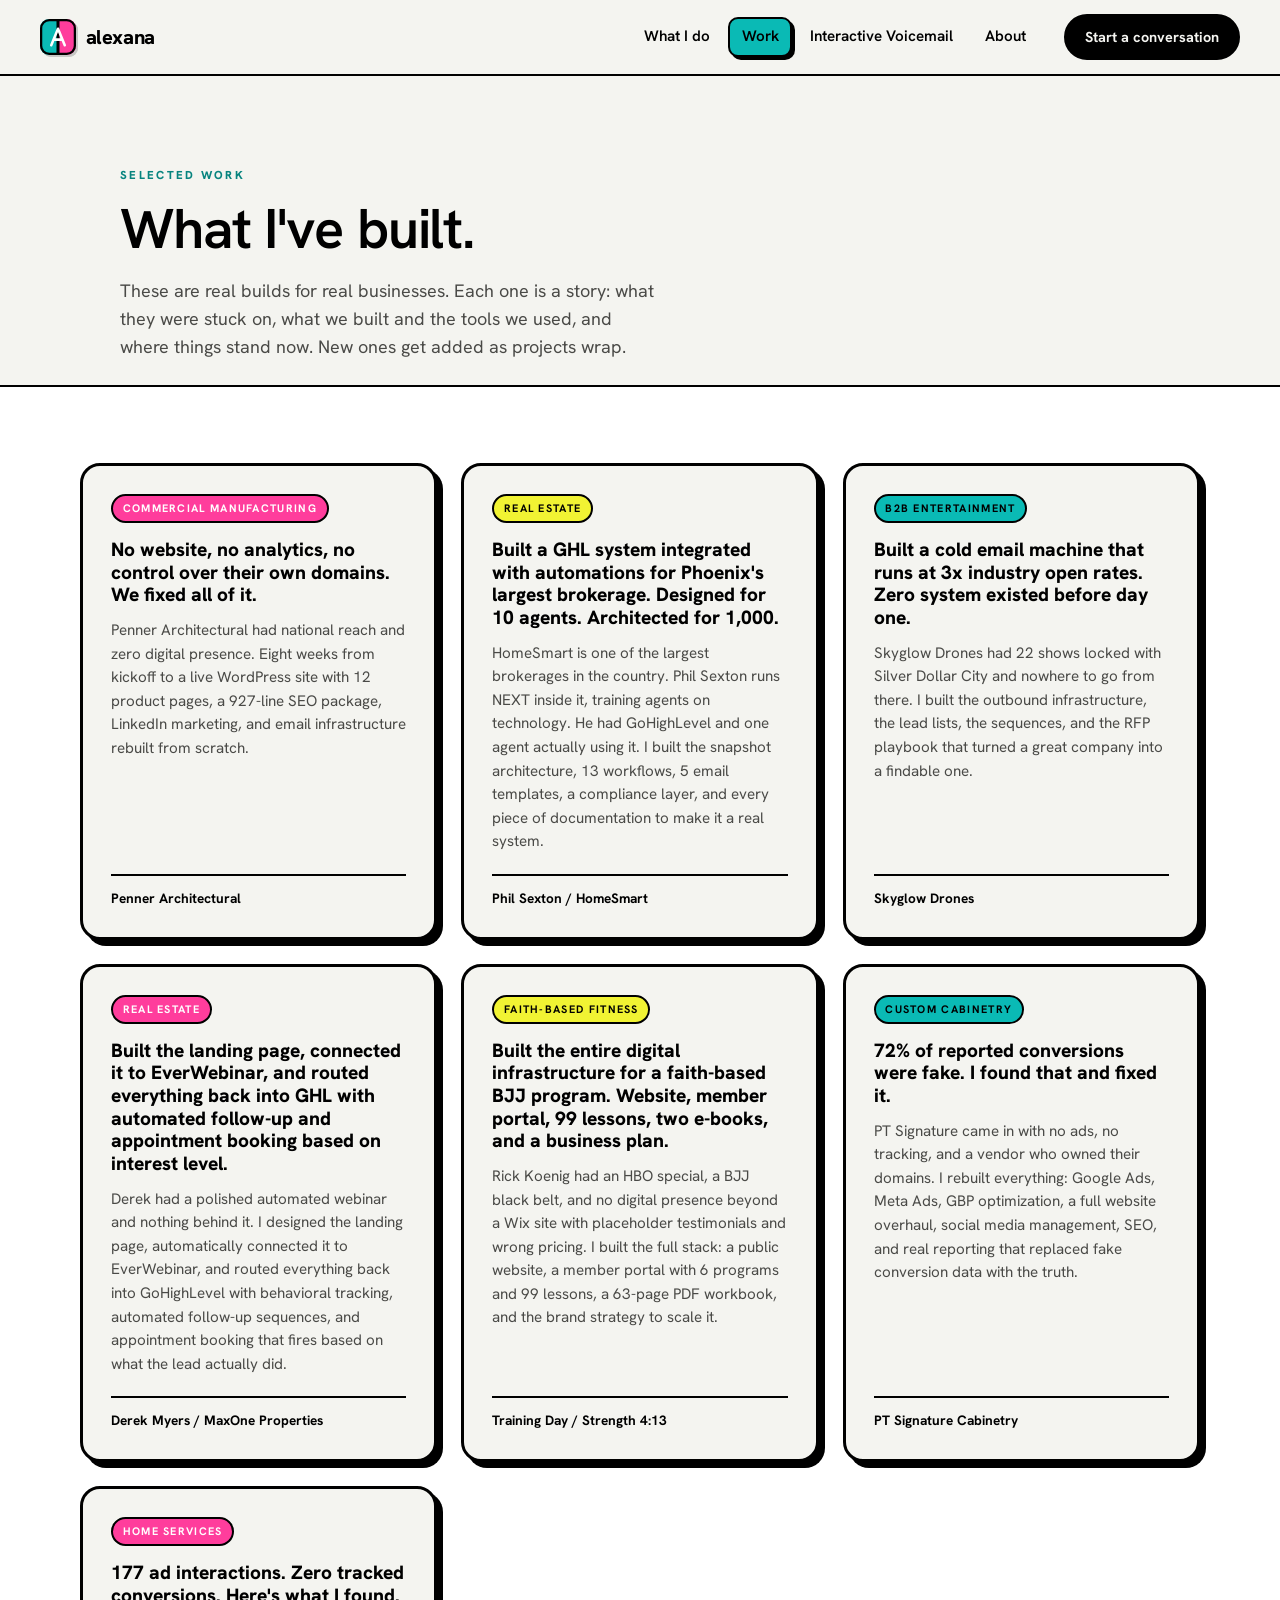
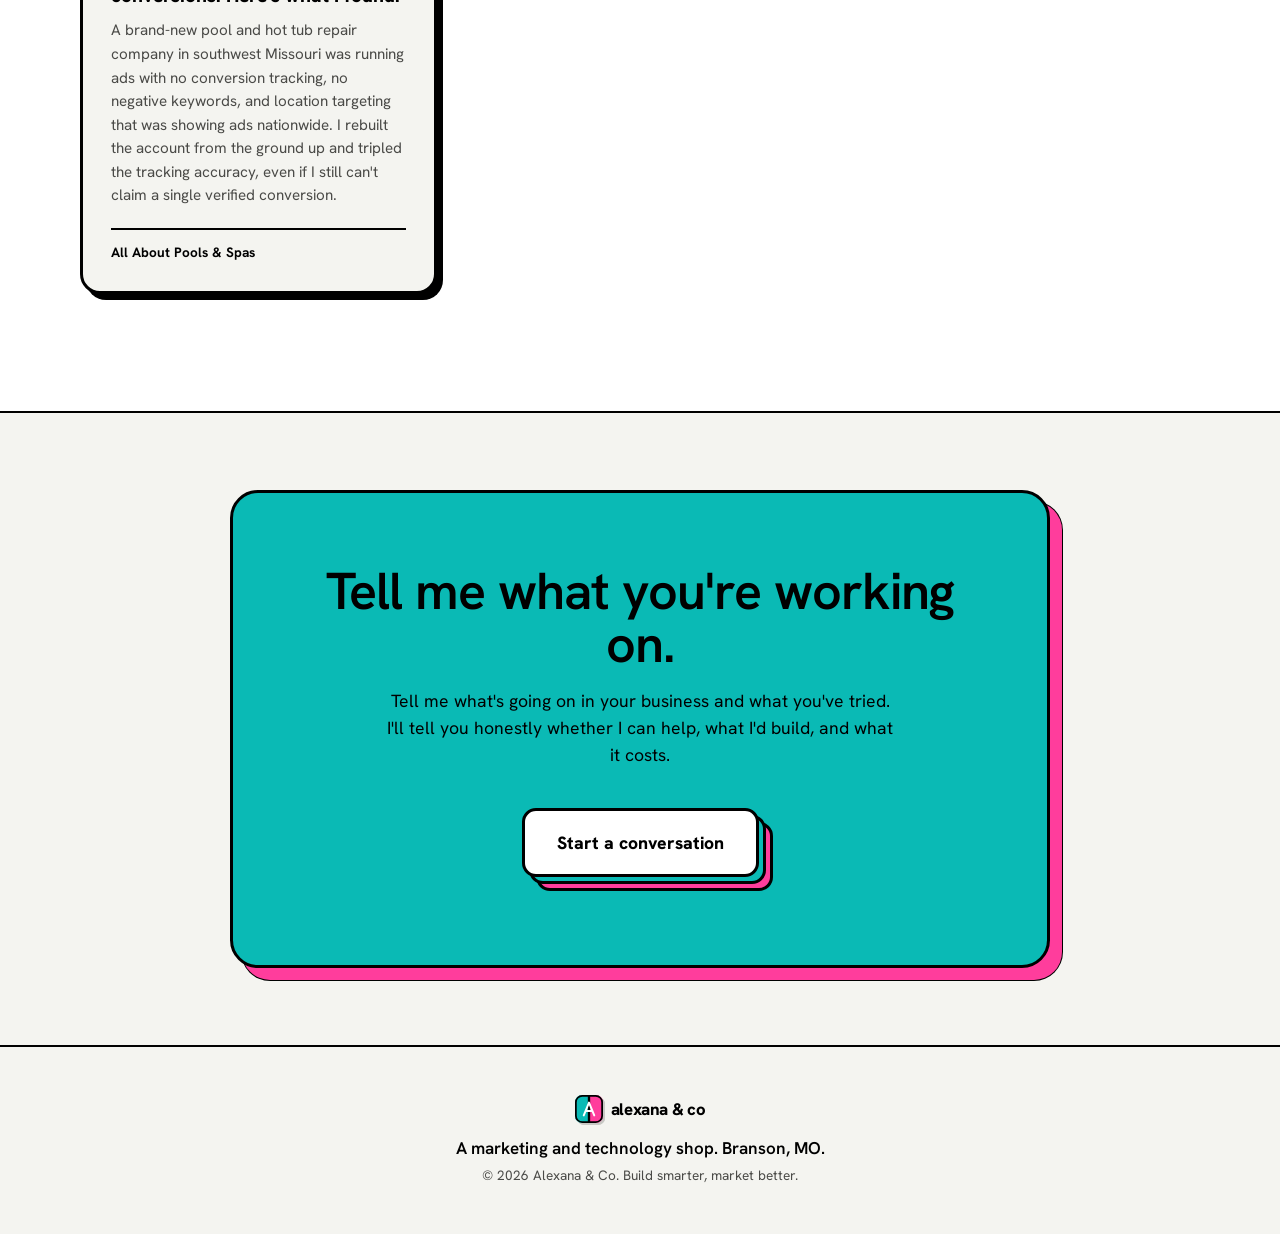
<file: work.html>
<!DOCTYPE html>
<html lang="en">
<head>
  <meta charset="UTF-8" />
  <meta name="viewport" content="width=device-width, initial-scale=1.0" />
  <title>Work | Alexana &amp; Co</title>
  <meta name="description" content="Real projects, told as stories. What each business was stuck on, what we built, and where it is now." />
  <link rel="preconnect" href="https://fonts.googleapis.com" />
  <link rel="preconnect" href="https://fonts.gstatic.com" crossorigin />
  <link href="https://fonts.googleapis.com/css2?family=Hanken+Grotesk:wght@400;500;600;700;800;900&display=swap" rel="stylesheet" />
  <link rel="stylesheet" href="styles.css" />
  <style>
    /* work-page scoped additions */
    .work-hero {
      max-width: var(--wrap);
      margin: 0 auto;
      padding: clamp(3rem, 7vw, 6rem) clamp(1.25rem, 4vw, 2.5rem) clamp(1rem, 2vw, 1.5rem);
    }
    .work-hero .band-title {
      max-width: 18ch;
    }
    .work-hero .band-lede {
      max-width: 54ch;
      margin-bottom: 0;
    }
    @media (max-width: 860px) {
      .work-full-grid {
        grid-template-columns: 1fr;
      }
    }
  </style>
</head>
<body>

  <!-- ===== NAV ===== -->
  <header class="nav">
    <a class="brand" href="index.html" aria-label="Alexana and Co home">
      <span class="brand-mark" aria-hidden="true">
        <svg viewBox="0 0 48 48" width="36" height="36" role="img" aria-label="Alexana A mark">
          <defs>
            <clipPath id="sq"><rect x="0" y="0" width="48" height="48" rx="12" /></clipPath>
          </defs>
          <g clip-path="url(#sq)">
            <rect x="0" y="0" width="24" height="48" fill="#0ABAB5" />
            <rect x="24" y="0" width="24" height="48" fill="#ff3d9c" />
            <rect x="22" y="0" width="4" height="48" fill="#000" />
          </g>
          <rect x="1.5" y="1.5" width="45" height="45" rx="11" fill="none" stroke="#000" stroke-width="3" />
          <path d="M15 35 L24 13 L33 35 M18.4 27.5 H29.6" fill="none" stroke="#fff" stroke-width="3.4" stroke-linecap="round" stroke-linejoin="round" />
        </svg>
      </span>
      <span class="brand-word">alexana</span>
    </a>

    <nav class="nav-links" id="navLinks" aria-label="Primary">
      <a href="what-i-do.html">What I do</a>
      <a href="work.html" aria-current="page">Work</a>
      <a href="https://interactive-voicemail.pages.dev" target="_blank" rel="noopener">Interactive Voicemail</a>
      <a href="about.html">About</a>
    </nav>

    <a class="btn btn-pill" href="contact.html">Start a conversation</a>

    <button class="nav-toggle" id="navToggle" aria-label="Open menu" aria-expanded="false" aria-controls="navLinks">
      <span></span><span></span><span></span>
    </button>
  </header>

  <main id="top">

    <!-- ===== WORK HERO ===== -->
    <section class="work-hero" aria-labelledby="work-hero-heading">
      <p class="eyebrow">Selected work</p>
      <h1 class="band-title" id="work-hero-heading">What I've built.</h1>
      <p class="band-lede">These are real builds for real businesses. Each one is a story: what they were stuck on, what we built and the tools we used, and where things stand now. New ones get added as projects wrap.</p>
    </section>

    <!-- ===== WORK GRID ===== -->
    <section class="band band-paper" id="work">
      <div class="wrap">
        <div class="work-grid work-full-grid">
        <h2 class="sr-only">Case studies</h2>

          <!-- 1: Penner Architectural (order 1) -->
          <article class="work-card">
            <span class="work-tag">Commercial Manufacturing</span>
            <h3>No website, no analytics, no control over their own domains. We fixed all of it.</h3>
            <p>Penner Architectural had national reach and zero digital presence. Eight weeks from kickoff to a live WordPress site with 12 product pages, a 927-line SEO package, LinkedIn marketing, and email infrastructure rebuilt from scratch.</p>
            <span class="work-client">Penner Architectural</span>
          </article>

          <!-- 2: Phil Sexton / HomeSmart (order 2) -->
          <article class="work-card">
            <span class="work-tag">Real Estate</span>
            <h3>Built a GHL system integrated with automations for Phoenix's largest brokerage. Designed for 10 agents. Architected for 1,000.</h3>
            <p>HomeSmart is one of the largest brokerages in the country. Phil Sexton runs NEXT inside it, training agents on technology. He had GoHighLevel and one agent actually using it. I built the snapshot architecture, 13 workflows, 5 email templates, a compliance layer, and every piece of documentation to make it a real system.</p>
            <span class="work-client">Phil Sexton / HomeSmart</span>
          </article>

          <!-- 3: Skyglow Drones (order 3) -->
          <article class="work-card">
            <span class="work-tag">B2B Entertainment</span>
            <h3>Built a cold email machine that runs at 3x industry open rates. Zero system existed before day one.</h3>
            <p>Skyglow Drones had 22 shows locked with Silver Dollar City and nowhere to go from there. I built the outbound infrastructure, the lead lists, the sequences, and the RFP playbook that turned a great company into a findable one.</p>
            <span class="work-client">Skyglow Drones</span>
          </article>

          <!-- 4: Derek Myers / MaxOne (order 4) -->
          <article class="work-card">
            <span class="work-tag">Real Estate</span>
            <h3>Built the landing page, connected it to EverWebinar, and routed everything back into GHL with automated follow-up and appointment booking based on interest level.</h3>
            <p>Derek had a polished automated webinar and nothing behind it. I designed the landing page, automatically connected it to EverWebinar, and routed everything back into GoHighLevel with behavioral tracking, automated follow-up sequences, and appointment booking that fires based on what the lead actually did.</p>
            <span class="work-client">Derek Myers / MaxOne Properties</span>
          </article>

          <!-- 5: Training Day / Strength 4:13 (order 5) -->
          <article class="work-card">
            <span class="work-tag">Faith-Based Fitness</span>
            <h3>Built the entire digital infrastructure for a faith-based BJJ program. Website, member portal, 99 lessons, two e-books, and a business plan.</h3>
            <p>Rick Koenig had an HBO special, a BJJ black belt, and no digital presence beyond a Wix site with placeholder testimonials and wrong pricing. I built the full stack: a public website, a member portal with 6 programs and 99 lessons, a 63-page PDF workbook, and the brand strategy to scale it.</p>
            <span class="work-client">Training Day / Strength 4:13</span>
          </article>

          <!-- 6: PT Signature Cabinetry (order 6) -->
          <article class="work-card">
            <span class="work-tag">Custom Cabinetry</span>
            <h3>72% of reported conversions were fake. I found that and fixed it.</h3>
            <p>PT Signature came in with no ads, no tracking, and a vendor who owned their domains. I rebuilt everything: Google Ads, Meta Ads, GBP optimization, a full website overhaul, social media management, SEO, and real reporting that replaced fake conversion data with the truth.</p>
            <span class="work-client">PT Signature Cabinetry</span>
          </article>

          <!-- 7: Matt Pool Service (order 7) -->
          <article class="work-card">
            <span class="work-tag">Home Services</span>
            <h3>177 ad interactions. Zero tracked conversions. Here's what I found.</h3>
            <p>A brand-new pool and hot tub repair company in southwest Missouri was running ads with no conversion tracking, no negative keywords, and location targeting that was showing ads nationwide. I rebuilt the account from the ground up and tripled the tracking accuracy, even if I still can't claim a single verified conversion.</p>
            <span class="work-client">All About Pools &amp; Spas</span>
          </article>

        </div>
      </div>
    </section>

    <!-- ===== FINAL CTA ===== -->
    <section class="cta" id="contact">
      <div class="cta-card">
        <h2>Tell me what you're working on.</h2>
        <p>Tell me what's going on in your business and what you've tried. I'll tell you honestly whether I can help, what I'd build, and what it costs.</p>
        <a href="contact.html" class="btn btn-stack btn-stack-lg">
          <span class="btn-stack-face">Start a conversation</span>
        </a>
      </div>
    </section>

  </main>

  <!-- ===== FOOTER ===== -->
  <footer class="foot">
    <div class="foot-brand">
      <span class="brand-mark brand-mark-sm" aria-hidden="true">
        <svg viewBox="0 0 48 48" width="28" height="28">
          <defs><clipPath id="sq-foot"><rect x="0" y="0" width="48" height="48" rx="12" /></clipPath></defs>
          <g clip-path="url(#sq-foot)">
            <rect x="0" y="0" width="24" height="48" fill="#0ABAB5" />
            <rect x="24" y="0" width="24" height="48" fill="#ff3d9c" />
            <rect x="22" y="0" width="4" height="48" fill="#000" />
          </g>
          <rect x="1.5" y="1.5" width="45" height="45" rx="11" fill="none" stroke="#000" stroke-width="3" />
          <path d="M15 35 L24 13 L33 35 M18.4 27.5 H29.6" fill="none" stroke="#fff" stroke-width="3.4" stroke-linecap="round" stroke-linejoin="round" />
        </svg>
      </span>
      <span class="brand-word">alexana &amp; co</span>
    </div>
    <p class="foot-line">A marketing and technology shop. Branson, MO.</p>
    <p class="foot-copy">&copy; 2026 Alexana &amp; Co. Build smarter, market better.</p>
  </footer>

  <script>
    (function () {
      var t = document.getElementById("navToggle");
      var l = document.getElementById("navLinks");
      if (!t || !l) return;
      t.addEventListener("click", function () {
        var open = l.classList.toggle("is-open");
        t.setAttribute("aria-expanded", open ? "true" : "false");
      });
      l.querySelectorAll("a").forEach(function (a) {
        a.addEventListener("click", function () {
          l.classList.remove("is-open");
          t.setAttribute("aria-expanded", "false");
        });
      });
    })();
  </script>
</body>
</html>
</file>
<file: styles.css>
/* ============================================================
   Alexana & Co — Gumroad-language homepage prototype
   B&W warm-paper base · hard offset shadows · teal/pink on
   interaction · stacked two-tone primary button · rounded cards
   ============================================================ */

:root {
  --paper: #f4f4f0;       /* warm off-white base (Gumroad lineage) */
  --paper-2: #ffffff;     /* raised card surface */
  --ink: #000000;         /* text, borders, hard shadows */
  --ink-muted: #4a4a47;   /* supporting copy on paper */
  --teal: #0ABAB5;        /* brand teal */
  --teal-deep: #07847f;
  --pink: #ff3d9c;        /* brand pink (fills, borders, shadows) */
  --pink-deep: #d81b7c;
  --pink-text: #cf177e;   /* darker pink for text — passes WCAG AA on paper */
  --dark: #0e0e0d;        /* dark product band */

  --radius-card: 20px;
  --radius-btn: 14px;

  --shadow-hard: 6px 6px 0 var(--ink);
  --shadow-hard-sm: 4px 4px 0 var(--ink);

  --wrap: 1120px;
  --ease: cubic-bezier(0.2, 0.7, 0.2, 1);
}

* { box-sizing: border-box; margin: 0; padding: 0; }

html { scroll-behavior: smooth; }

body {
  background: var(--paper);
  color: var(--ink);
  font-family: "Hanken Grotesk", system-ui, sans-serif;
  font-size: 1.0625rem;
  line-height: 1.55;
  -webkit-font-smoothing: antialiased;
  text-rendering: optimizeLegibility;
}

a { color: inherit; text-decoration: none; }

.wrap { max-width: var(--wrap); margin: 0 auto; }

/* ---------- shared type ---------- */
.eyebrow {
  font-size: 0.72rem;
  font-weight: 800;
  text-transform: uppercase;
  letter-spacing: 0.2em;
  color: var(--teal-deep);
  margin-bottom: 1rem;
}
.eyebrow-light { color: var(--teal); }

.ink-pink { color: var(--pink-text); }
.ink-teal { color: var(--teal); }

/* ============================================================
   NAV
   ============================================================ */
.nav {
  position: sticky;
  top: 0;
  z-index: 50;
  display: flex;
  align-items: center;
  gap: 1.5rem;
  padding: 0.9rem clamp(1rem, 4vw, 2.5rem);
  background: rgba(244, 244, 240, 0.85);
  backdrop-filter: blur(10px);
  border-bottom: 2px solid var(--ink);
}

.brand { display: flex; align-items: center; gap: 0.6rem; }
.brand-mark { display: inline-flex; }
.brand-mark svg { display: block; filter: drop-shadow(2px 2px 0 rgba(0,0,0,0.18)); }
.brand-word {
  font-weight: 800;
  font-size: 1.25rem;
  letter-spacing: -0.02em;
}

.nav-links {
  display: flex;
  gap: 0.35rem;
  margin-left: auto;
  flex-wrap: wrap;
}

/* hamburger toggle (mobile only) */
.nav-toggle {
  display: none;
  flex-direction: column;
  gap: 5px;
  width: 44px;
  height: 40px;
  align-items: center;
  justify-content: center;
  background: var(--paper-2);
  border: 2px solid var(--ink);
  border-radius: 10px;
  box-shadow: var(--shadow-hard-sm);
  cursor: pointer;
}
.nav-toggle span { display: block; width: 20px; height: 2.5px; background: var(--ink); border-radius: 2px; }
.nav-links a {
  font-weight: 600;
  font-size: 0.95rem;
  padding: 0.4rem 0.7rem;
  border: 2px solid transparent;
  border-radius: 10px;
  transition: transform 0.15s var(--ease), box-shadow 0.15s var(--ease),
              border-color 0.15s var(--ease), background 0.15s var(--ease), color 0.15s var(--ease);
}
/* on hover the color arrives as the FILL; the hard shadow stays solid black */
.nav-links a:hover {
  border-color: var(--ink);
  background: var(--teal);
  color: var(--ink);
  box-shadow: 3px 3px 0 var(--ink);
  transform: translate(-1px, -1px);
}
.nav-links a:nth-child(even):hover {
  background: var(--pink);
  color: #fff;
  box-shadow: 3px 3px 0 var(--ink);
}

/* ============================================================
   BUTTONS
   ============================================================ */

/* pill (nav CTA): black at rest, colored hard shadow appears on hover */
.btn-pill {
  display: inline-block;
  font-weight: 700;
  font-size: 0.9rem;
  padding: 0.6rem 1.2rem;
  background: var(--ink);
  color: var(--paper);
  border: 2px solid var(--ink);
  border-radius: 999px;
  white-space: nowrap;
  transition: transform 0.15s var(--ease), box-shadow 0.15s var(--ease),
              background 0.15s var(--ease), color 0.15s var(--ease);
}
.btn-pill:hover {
  background: var(--teal);
  color: var(--ink);
  box-shadow: 4px 4px 0 var(--ink);
  transform: translate(-2px, -2px);
}
.btn-pill:active { transform: translate(0, 0); box-shadow: 2px 2px 0 var(--ink); }

/* ghost link with animated underline */
.btn-ghost {
  display: inline-block;
  font-weight: 700;
  font-size: 0.8rem;
  text-transform: uppercase;
  letter-spacing: 0.14em;
  padding-bottom: 3px;
  background-image: linear-gradient(var(--teal), var(--teal));
  background-size: 0% 3px;
  background-position: 0 100%;
  background-repeat: no-repeat;
  transition: background-size 0.25s var(--ease), color 0.2s var(--ease);
}
.btn-ghost:hover { color: var(--teal-deep); background-size: 100% 3px; }
.btn-ghost-light { color: #fff; background-image: linear-gradient(var(--pink), var(--pink)); }
.btn-ghost-light:hover { color: #fff; }

/* ---- THE STACKED TWO-TONE PRIMARY BUTTON ---- */
/* white face on top of an offset teal layer on top of an offset
   pink layer; each layer is outlined in black, so two colors sit
   stacked, separated by hard black lines. */
.btn-stack {
  position: relative;
  display: inline-block;
  isolation: isolate;
  margin: 0 22px 22px 0; /* reserve room so both color layers always show */
}
.btn-stack-face {
  position: relative;
  z-index: 2;
  display: inline-block;
  font-weight: 800;
  font-size: 1rem;
  padding: 0.95rem 1.6rem;
  background: var(--paper-2);
  color: var(--ink);
  border: 3px solid var(--ink);
  border-radius: var(--radius-btn);
  transition: transform 0.15s var(--ease);
}
.btn-stack::after,
.btn-stack::before {
  content: "";
  position: absolute;
  inset: 0;
  border: 3px solid var(--ink);
  border-radius: var(--radius-btn);
}
.btn-stack::after  { background: var(--teal); transform: translate(7px, 7px); z-index: 1; }
.btn-stack::before { background: var(--pink); transform: translate(14px, 14px); z-index: 0; }
.btn-stack:hover .btn-stack-face { transform: translate(3px, 3px); }
.btn-stack:active .btn-stack-face { transform: translate(5px, 5px); }
.btn-stack-lg .btn-stack-face { font-size: 1.1rem; padding: 1.1rem 2rem; }

/* ============================================================
   HERO
   ============================================================ */
.hero {
  max-width: var(--wrap);
  margin: 0 auto;
  padding: clamp(2.75rem, 6vw, 5.5rem) clamp(1.25rem, 4vw, 2.5rem) clamp(2.5rem, 5vw, 4rem);
  display: grid;
  grid-template-columns: 1.05fr 0.95fr;
  gap: clamp(1.5rem, 4vw, 3rem);
  align-items: center;
}
.hero-text { min-width: 0; }

/* hero art cluster — playful color + the both-sides coin character */
.hero-art {
  position: relative;
  min-height: 360px;
  display: flex;
  align-items: center;
  justify-content: center;
}
.hero-art::before {
  content: "";
  position: absolute;
  inset: 6% 4%;
  background: radial-gradient(circle at 38% 40%, rgba(10, 186, 181, 0.22), transparent 60%),
              radial-gradient(circle at 70% 68%, rgba(255, 61, 156, 0.22), transparent 60%);
  filter: blur(8px);
  z-index: 0;
}
.coin {
  position: relative;
  z-index: 1;
  width: min(300px, 72%);
  aspect-ratio: 1;
  filter: drop-shadow(3px 4px 3px rgba(0, 0, 0, 0.22));
  transform: rotate(-6deg);
}
.sticker {
  position: absolute;
  z-index: 2;
  font-weight: 800;
  font-size: 0.8rem;
  padding: 0.45rem 0.8rem;
  background: var(--paper-2);
  border: 3px solid var(--ink);
  border-radius: 12px;
  box-shadow: var(--shadow-hard-sm);
  white-space: nowrap;
}
.sticker-lead { top: 2%; right: -2%; background: var(--pink); color: #fff; transform: rotate(5deg); }
.sticker-side { bottom: 6%; left: -4%; background: #ffc900; transform: rotate(-7deg); }
.sticker-ai { bottom: 22%; right: -6%; background: var(--teal); transform: rotate(6deg); }
.spark { position: absolute; z-index: 2; width: 22px; height: 22px; }
.spark-1 { top: 10%; left: 8%; }
.spark-2 { top: 34%; right: 10%; width: 15px; height: 15px; }
.spark-3 { bottom: 30%; left: 12%; width: 18px; height: 18px; }

/* hand-drawn doodle underline on "market better." */
.doodle-underline { position: relative; display: inline-block; }
.doodle-underline::after {
  content: "";
  position: absolute;
  left: 0; right: 0; bottom: -0.18em;
  height: 0.22em;
  background: url("data:image/svg+xml,%3Csvg xmlns='http://www.w3.org/2000/svg' viewBox='0 0 60 12' preserveAspectRatio='none'%3E%3Cpath d='M1 7 Q 9 1 16 7 T 30 7 T 44 7 T 59 7' fill='none' stroke='%230ABAB5' stroke-width='3' stroke-linecap='round'/%3E%3C/svg%3E") no-repeat;
  background-size: 100% 100%;
}
.hero-title {
  font-size: clamp(3rem, 8.5vw, 6.5rem);
  font-weight: 600;
  line-height: 0.98;
  letter-spacing: -0.03em;
  margin-bottom: 1.5rem;
}
.hero-sub {
  font-size: clamp(1.15rem, 2.2vw, 1.5rem);
  font-weight: 500;
  max-width: 36ch;
  margin-bottom: 2.25rem;
}
.hero-support {
  font-size: 0.78rem;
  font-weight: 700;
  text-transform: uppercase;
  letter-spacing: 0.18em;
  color: var(--ink-muted);
  margin-bottom: 2.5rem;
}
.hero-actions { display: flex; align-items: center; flex-wrap: wrap; gap: 0.5rem 1.5rem; margin-bottom: 3rem; }

.tag-strip {
  display: flex;
  flex-wrap: wrap;
  gap: 0.6rem;
  list-style: none;
}
.tag-strip li {
  font-weight: 700;
  font-size: 0.85rem;
  padding: 0.4rem 0.9rem;
  background: var(--paper-2);
  border: 2px solid var(--ink);
  border-radius: 999px;
  box-shadow: var(--shadow-hard-sm);
  transition: transform 0.15s var(--ease), background 0.15s var(--ease), color 0.15s var(--ease), box-shadow 0.15s var(--ease);
}
.tag-strip li:hover { background: var(--teal); transform: translate(-2px, -2px); box-shadow: 6px 6px 0 var(--ink); }
.tag-strip li:nth-child(even):hover { background: var(--pink); }

/* ============================================================
   BANDS + CARDS
   ============================================================ */
.band { padding: clamp(2.75rem, 6vw, 5.5rem) clamp(1.25rem, 4vw, 2.5rem); }
.band-paper { background: var(--paper-2); border-top: 2px solid var(--ink); border-bottom: 2px solid var(--ink); }
.band .wrap, .cta { }

.band-title {
  font-size: clamp(2.1rem, 5vw, 3.5rem);
  font-weight: 600;
  line-height: 1.02;
  letter-spacing: -0.02em;
  margin-bottom: 1.25rem;
}
.band-lede {
  font-size: 1.125rem;
  color: var(--ink-muted);
  max-width: 60ch;
  margin-bottom: 2.5rem;
}

.duo { display: grid; grid-template-columns: 1fr 1fr; gap: 1.5rem; margin-bottom: 2.25rem; }
.card {
  background: var(--paper-2);
  border: 3px solid var(--ink);
  border-radius: var(--radius-card);
  padding: 2rem;
  box-shadow: var(--shadow-hard);
  transition: transform 0.18s var(--ease), box-shadow 0.18s var(--ease);
}
.card-teal { background: #e9faf9; } /* soft teal wash so the section isn't plain white */
.card-pink { background: #ffecf5; } /* soft pink wash */
.card:hover { transform: translate(-3px, -3px); }
.card-teal:hover { box-shadow: 10px 10px 0 var(--teal); }
.card-pink:hover { box-shadow: 10px 10px 0 var(--pink); }
.card-kicker {
  display: inline-block;
  font-weight: 800;
  font-size: 0.72rem;
  text-transform: uppercase;
  letter-spacing: 0.16em;
  padding: 0.25rem 0.6rem;
  border: 2px solid var(--ink);
  border-radius: 999px;
  margin-bottom: 1rem;
}
.card-teal .card-kicker { background: var(--teal); }
.card-pink .card-kicker { background: var(--pink); color: #fff; }
.card h3 { font-size: 1.35rem; font-weight: 700; line-height: 1.15; margin-bottom: 0.6rem; }
.card p { color: var(--ink-muted); }

/* ---------- work grid ---------- */
.work-grid { display: grid; grid-template-columns: repeat(3, 1fr); gap: 1.5rem; margin-bottom: 2.5rem; }
.work-card {
  background: var(--paper);
  border: 3px solid var(--ink);
  border-radius: var(--radius-card);
  padding: 1.75rem;
  display: flex;
  flex-direction: column;
  box-shadow: var(--shadow-hard);
  transition: transform 0.18s var(--ease), box-shadow 0.18s var(--ease);
}
.work-card:hover { transform: translate(-3px, -3px); box-shadow: 10px 10px 0 var(--teal); }
.work-card:nth-child(even):hover { box-shadow: 10px 10px 0 var(--pink); }
.work-tag {
  align-self: flex-start;
  font-weight: 700;
  font-size: 0.68rem;
  text-transform: uppercase;
  letter-spacing: 0.12em;
  padding: 0.25rem 0.6rem;
  border: 2px solid var(--ink);
  border-radius: 999px;
  margin-bottom: 1rem;
}
.work-card:nth-child(3n+1) .work-tag { background: var(--teal); }
.work-card:nth-child(3n+2) .work-tag { background: var(--pink); color: #fff; }
.work-card:nth-child(3n+3) .work-tag { background: #f1f333; }
.work-card h3 { font-size: 1.2rem; font-weight: 800; line-height: 1.18; margin-bottom: 0.75rem; }
.work-card p { font-size: 0.95rem; color: var(--ink-muted); margin-bottom: 1.25rem; }
.work-client { margin-top: auto; font-weight: 700; font-size: 0.85rem; padding-top: 0.75rem; border-top: 2px solid var(--ink); }

/* ============================================================
   DARK PRODUCT BAND (Interactive Voicemail)
   ============================================================ */
.band-dark { background: var(--dark); color: #fff; }
.band-lede-light { color: rgba(255, 255, 255, 0.82); }
.iv-wrap { display: grid; grid-template-columns: 1.1fr 0.9fr; gap: 3rem; align-items: center; }
.iv-copy .band-title { color: #fff; }

/* phone */
.phone {
  justify-self: center;
  width: 290px;
  background: #161615;
  border: 4px solid #000;
  border-radius: 38px;
  padding: 0.9rem;
  position: relative;
  box-shadow: 0 0 0 2px var(--teal), 14px 18px 0 rgba(255, 61, 156, 0.5);
}
.phone-notch { width: 90px; height: 7px; background: #000; border-radius: 999px; margin: 0.2rem auto 1rem; }
.phone-screen { background: #0b0b0a; border-radius: 26px; padding: 1rem; display: flex; flex-direction: column; gap: 0.6rem; }
.phone-status { font-size: 0.72rem; font-weight: 700; color: rgba(255,255,255,0.65); display: flex; align-items: center; gap: 0.4rem; margin-bottom: 0.3rem; }
.dot { width: 8px; height: 8px; border-radius: 50%; display: inline-block; }
.dot-teal { background: var(--teal); box-shadow: 0 0 8px var(--teal); }
.dot-pink { background: var(--pink); box-shadow: 0 0 8px var(--pink); }
.bubble { font-size: 0.82rem; line-height: 1.4; padding: 0.6rem 0.8rem; border-radius: 14px; max-width: 85%; }
.bubble-ai { align-self: flex-start; background: rgba(10, 186, 181, 0.16); border: 1px solid rgba(10, 186, 181, 0.5); color: #eafffe; }
.bubble-them { align-self: flex-end; background: #fff; color: #000; font-weight: 500; }
.phone-foot { margin-top: 0.4rem; }
.pill-live { display: inline-flex; align-items: center; gap: 0.4rem; font-size: 0.72rem; font-weight: 700; color: #fff; padding: 0.3rem 0.7rem; border: 1px solid var(--pink); border-radius: 999px; }

/* ============================================================
   FINAL CTA
   ============================================================ */
.cta { padding: clamp(2.75rem, 6vw, 5.5rem) clamp(1.25rem, 4vw, 2.5rem); }
.cta-card {
  max-width: 820px;
  margin: 0 auto;
  text-align: center;
  background: var(--teal);
  border: 3px solid var(--ink);
  border-radius: 28px;
  padding: clamp(2.5rem, 6vw, 4.5rem) clamp(1.5rem, 5vw, 4rem);
  box-shadow: 12px 12px 0 var(--pink), 12px 12px 0 1px var(--ink);
}
.cta-card h2 { font-size: clamp(2rem, 5vw, 3.25rem); font-weight: 600; line-height: 1.02; letter-spacing: -0.02em; margin-bottom: 1rem; }
.cta-card p { font-size: 1.1rem; max-width: 52ch; margin: 0 auto 2.5rem; }
.cta-card .btn-stack { margin: 0 0 16px 0; }

/* ============================================================
   FOOTER
   ============================================================ */
.foot {
  border-top: 2px solid var(--ink);
  padding: 3rem clamp(1.25rem, 4vw, 2.5rem);
  text-align: center;
}
.foot-brand { display: inline-flex; align-items: center; gap: 0.5rem; margin-bottom: 0.75rem; }
.foot-brand .brand-word { font-size: 1.05rem; }
.foot-line { font-weight: 600; }
.foot-copy { color: var(--ink-muted); font-size: 0.85rem; margin-top: 0.25rem; }

/* ============================================================
   ACCESSIBILITY
   ============================================================ */
.sr-only {
  position: absolute;
  width: 1px; height: 1px;
  padding: 0; margin: -1px;
  overflow: hidden;
  clip: rect(0, 0, 0, 0);
  white-space: nowrap;
  border: 0;
}
:focus-visible {
  outline: 3px solid var(--teal);
  outline-offset: 3px;
  border-radius: 4px;
}
/* the stacked button: outline the visible face, not the wrapper */
.btn-stack:focus-visible { outline: none; }
.btn-stack:focus-visible .btn-stack-face { outline: 3px solid var(--teal); outline-offset: 3px; }
/* active page in the nav */
.nav-links a[aria-current="page"] {
  border-color: var(--ink);
  background: var(--teal);
  color: var(--ink);
  box-shadow: 3px 3px 0 var(--ink);
}

/* ============================================================
   RESPONSIVE
   ============================================================ */
@media (max-width: 860px) {
  .nav-toggle { display: flex; }
  .btn-pill { margin-left: auto; }
  .nav-links {
    display: none;
    position: absolute;
    top: 100%;
    left: 0;
    right: 0;
    flex-direction: column;
    gap: 0.25rem;
    padding: 1rem clamp(1rem, 4vw, 2.5rem) 1.25rem;
    background: var(--paper);
    border-bottom: 2px solid var(--ink);
  }
  .nav-links.is-open { display: flex; }

  /* tighter, leaner hero on mobile: a compact colorful coin up top, no scattered stickers */
  .hero { grid-template-columns: 1fr; gap: 0.5rem; padding-top: 2rem; }
  .hero-art { min-height: 180px; order: -1; }
  .coin { width: 150px; }
  .hero-art .sticker, .hero-art .spark { display: none; }
  .hero-title { font-size: clamp(2.6rem, 12vw, 3.4rem); }
  .hero-sub { font-size: 1.1rem; }
  .hero-actions { gap: 0.5rem 1rem; margin-bottom: 2rem; }

  .duo { grid-template-columns: 1fr; gap: 1rem; }
  .work-grid { grid-template-columns: 1fr; gap: 1rem; }
  .iv-wrap { grid-template-columns: 1fr; gap: 2rem; }
  .phone { margin-top: 0.5rem; }
}

/* ============================================================
   REDUCED MOTION
   ============================================================ */
@media (prefers-reduced-motion: reduce) {
  html { scroll-behavior: auto; }
  * { transition: none !important; }
  .nav-links a:hover,
  .btn-pill:hover,
  .card:hover,
  .work-card:hover,
  .tag-strip li:hover,
  .btn-stack:hover .btn-stack-face { transform: none; }
}
</file>
